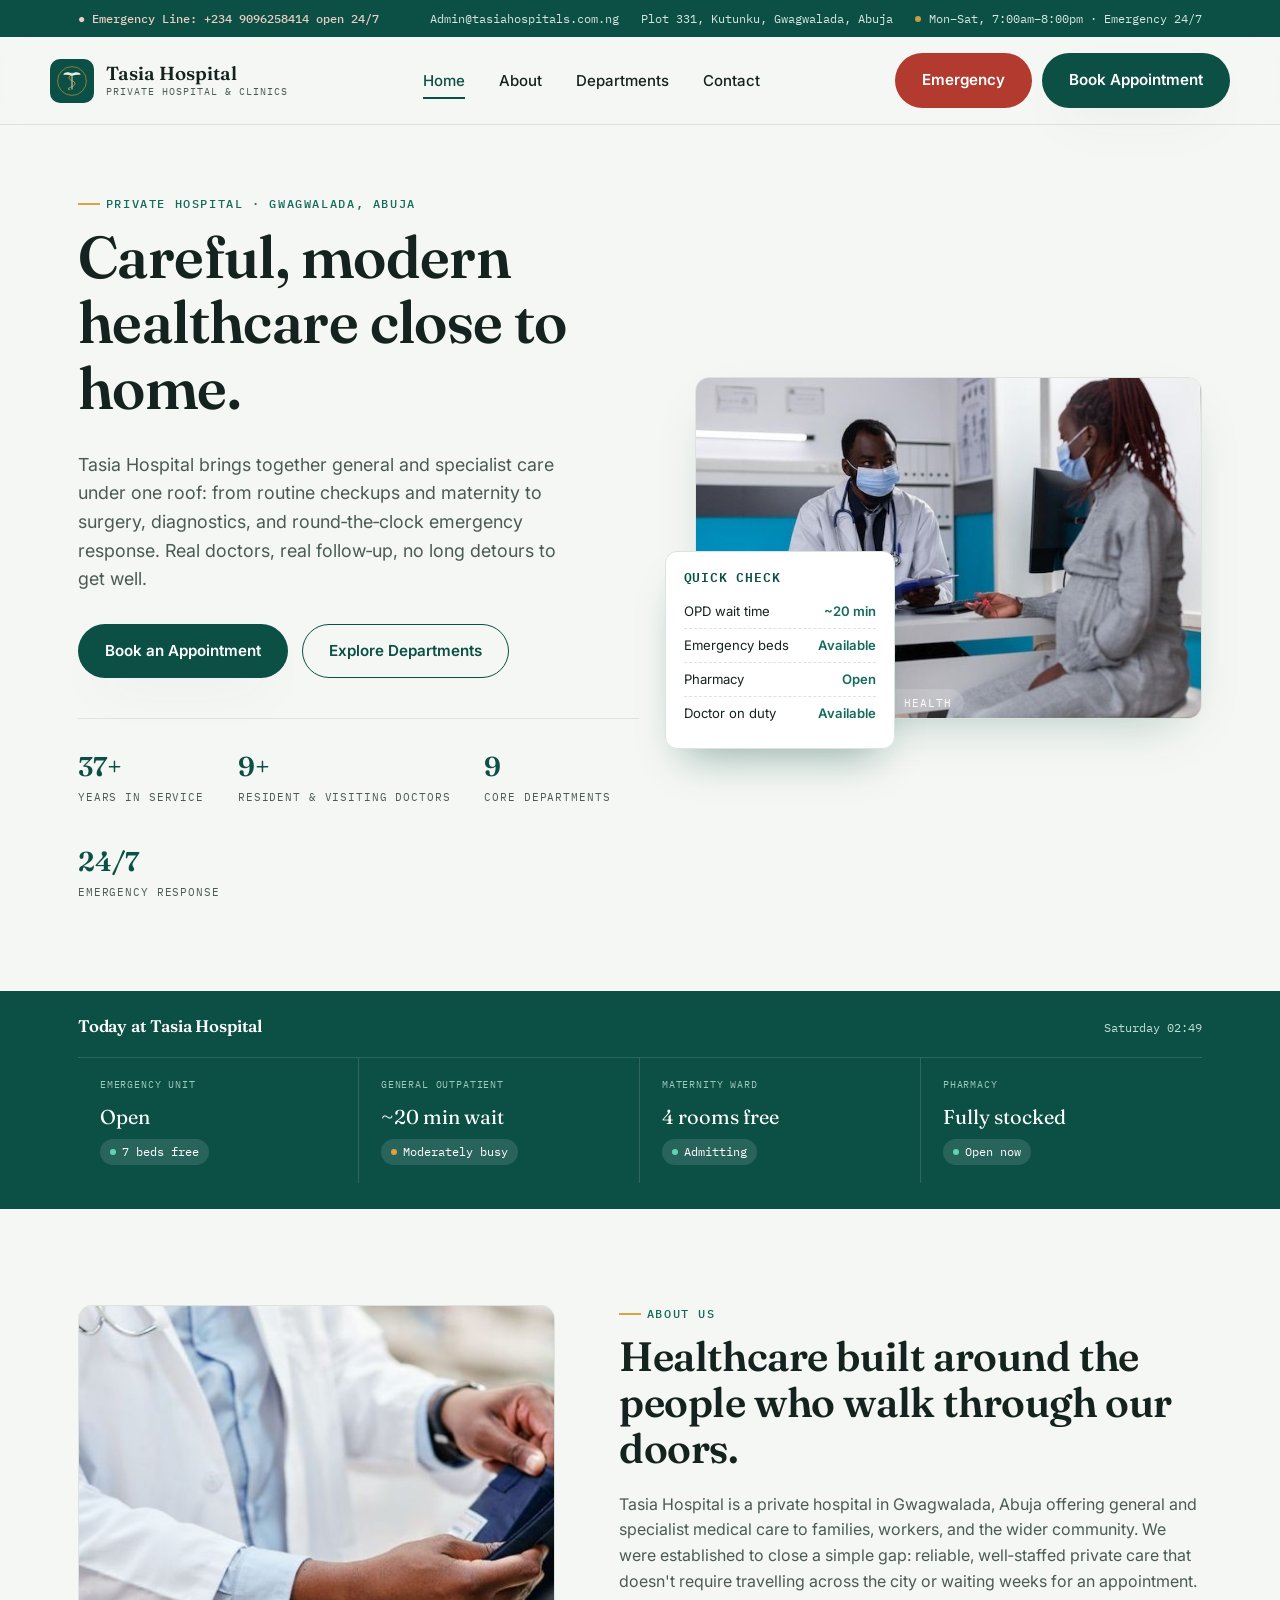
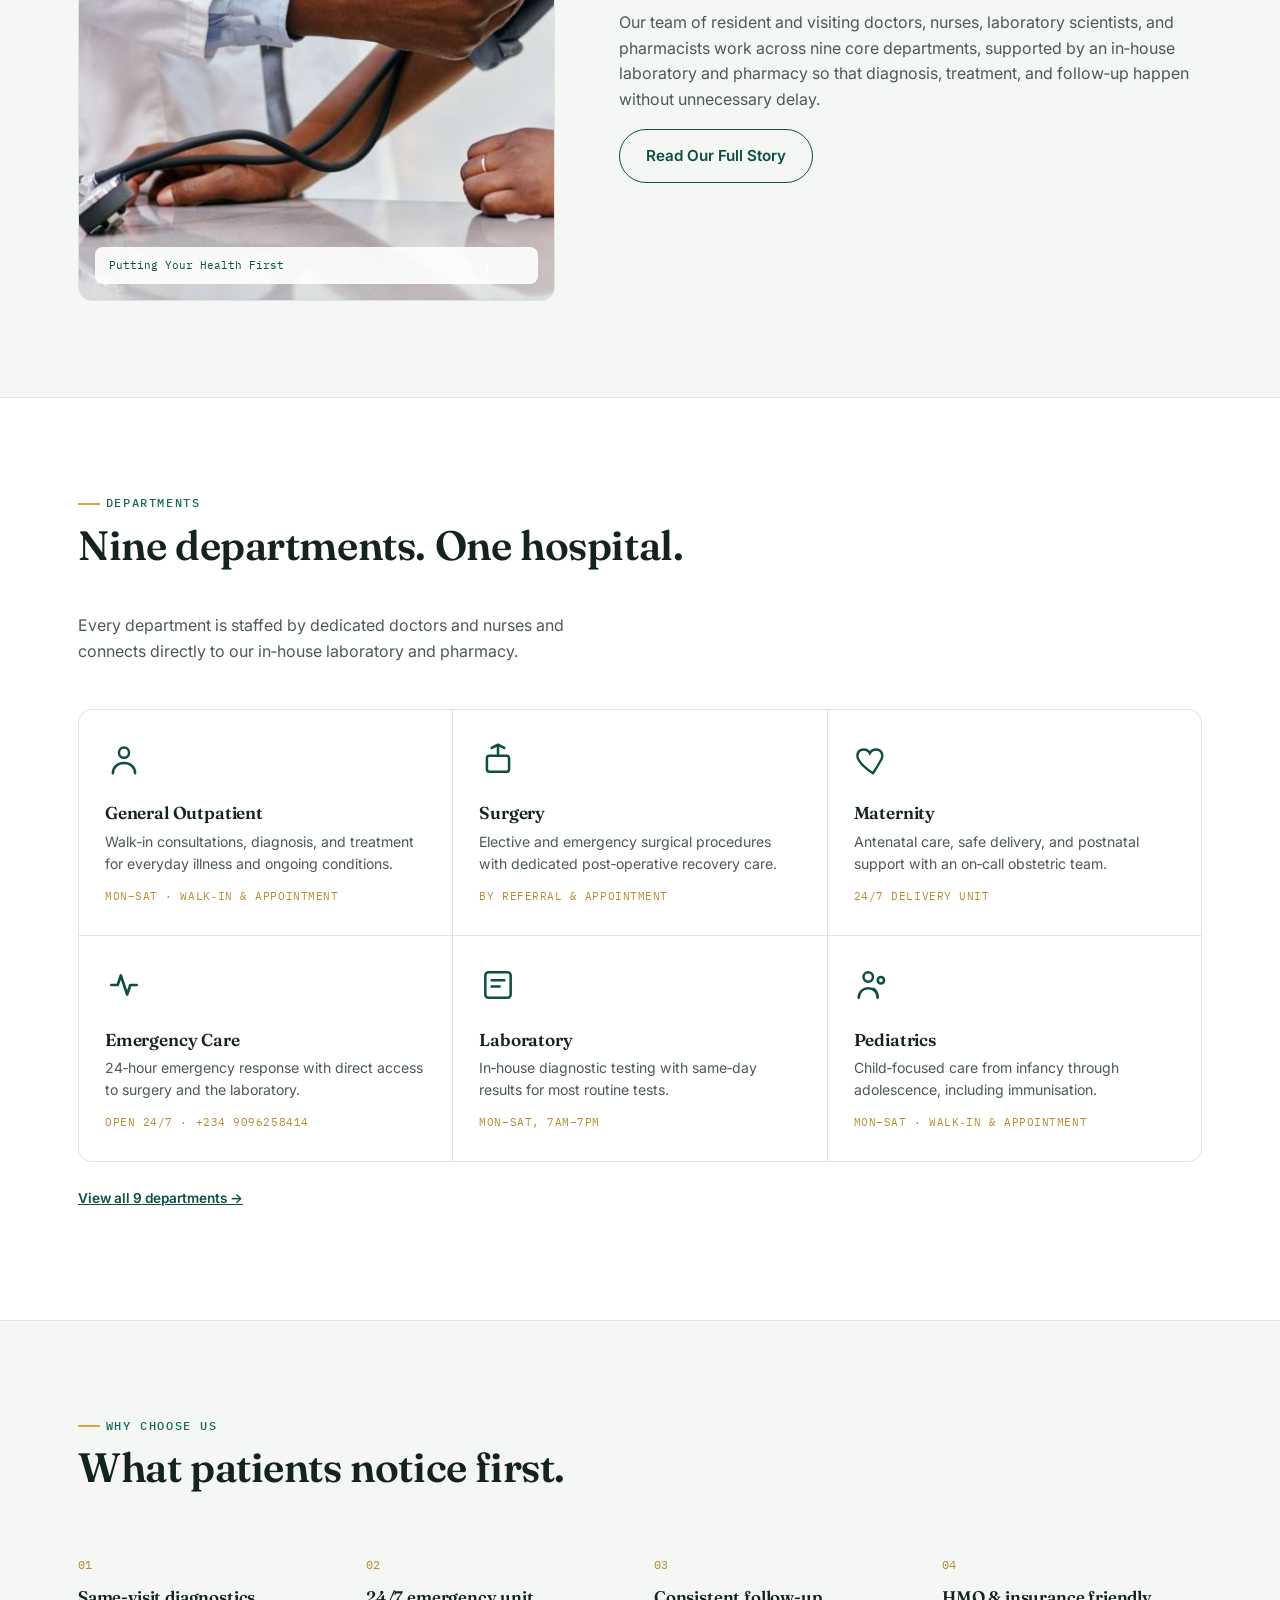
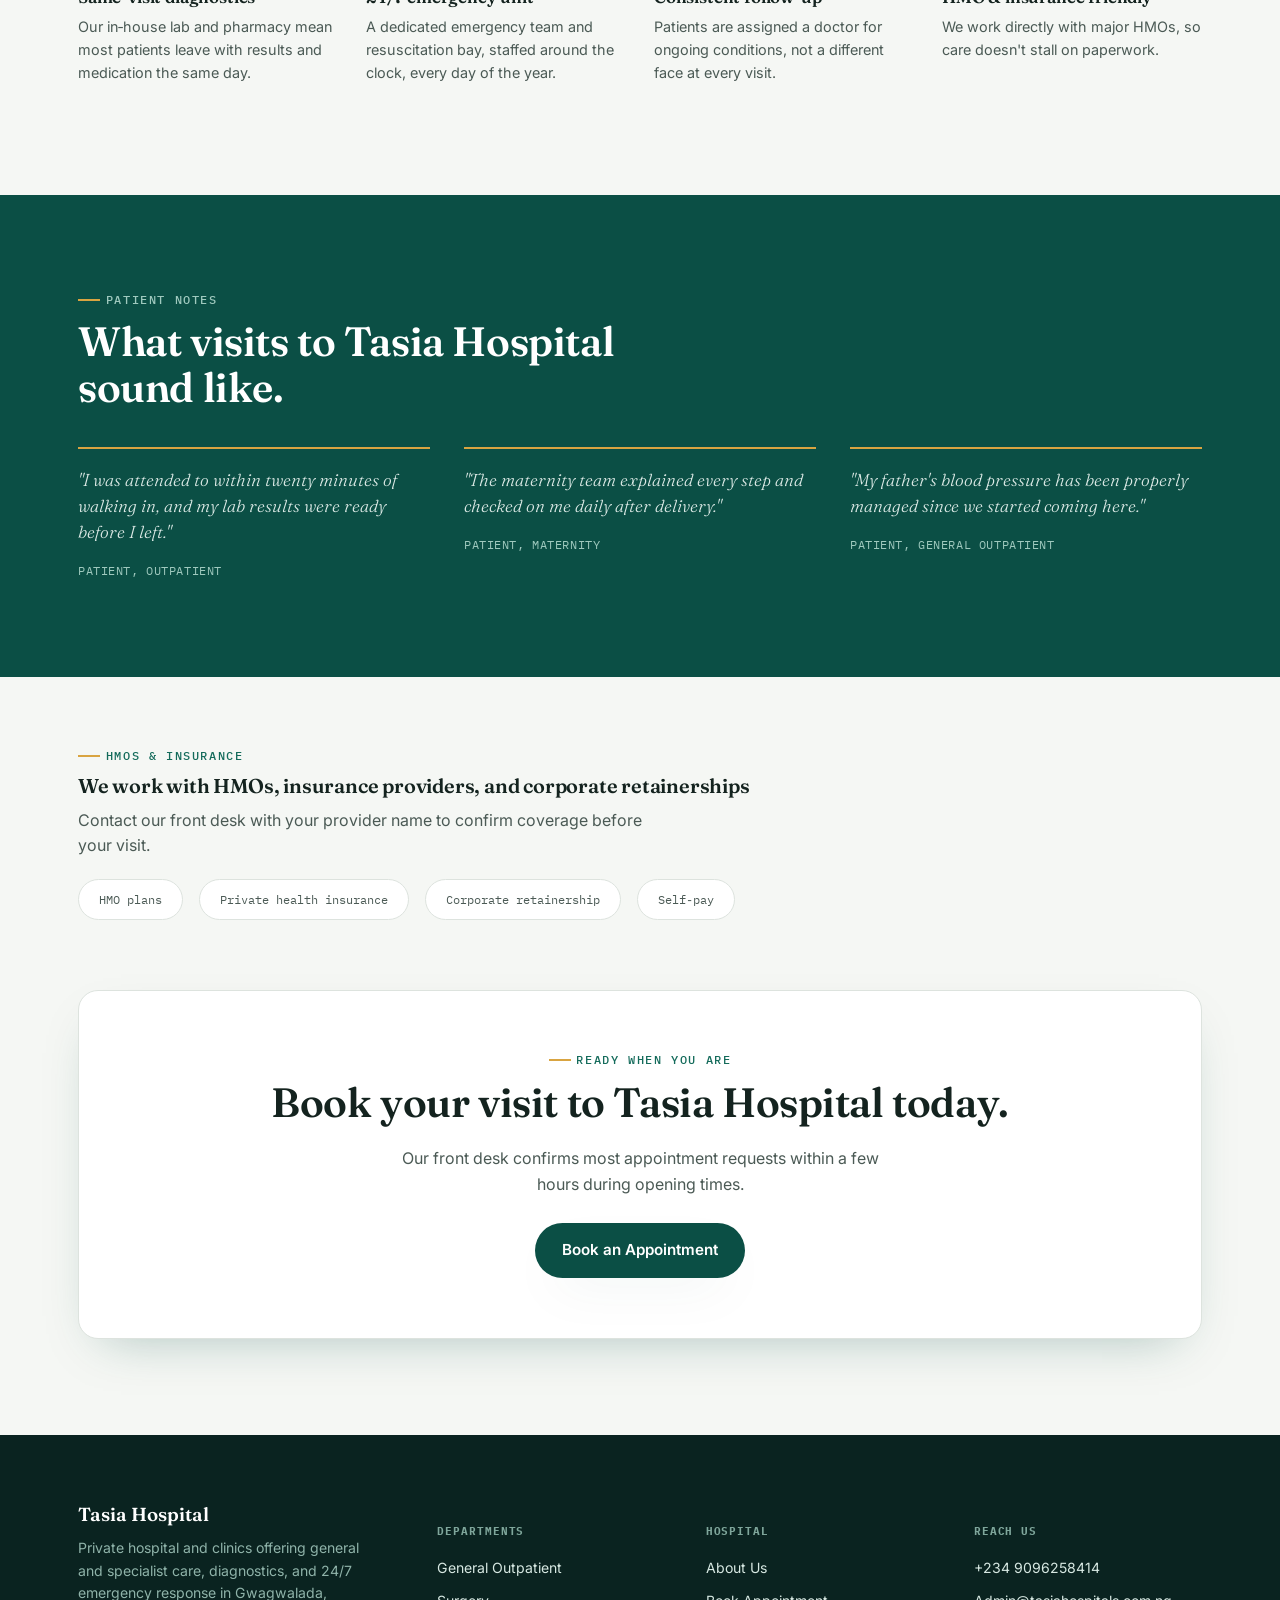
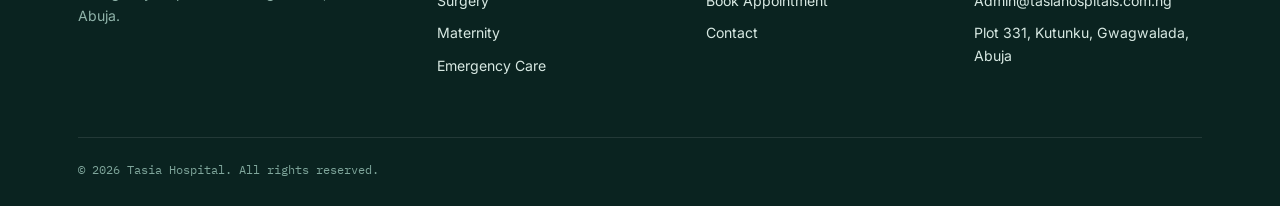
<file: index.html>
<!DOCTYPE html>
<html lang="en">
<head>
<meta charset="UTF-8">
<meta name="viewport" content="width=device-width, initial-scale=1.0">
<title>Tasia Hospital  Quality Private Healthcare</title>
<link rel="preconnect" href="https://fonts.googleapis.com">
<link href="https://fonts.googleapis.com/css2?family=Fraunces:ital,opsz,wght@0,9..144,300;0,9..144,500;0,9..144,600;1,9..144,500&family=Inter:wght@400;500;600;700;800&family=IBM+Plex+Mono:wght@400;500&display=swap" rel="stylesheet">
<link rel="icon" type="image/svg+xml" href="images/logo-mark.svg">
<link rel="stylesheet" href="css/style.css">
</head>
<body>

<!-- TOPBAR -->
<div class="topbar">
  <div class="wrap">
    <div class="topbar-item topbar-emergency">● Emergency Line: +234 9096258414 open 24/7</div>
    <div style="display:flex;gap:22px;flex-wrap:wrap;">
      <div class="topbar-item">Admin@tasiahospitals.com.ng</div>
      <div class="topbar-item">Plot 331, Kutunku, Gwagwalada, Abuja</div>
      <div class="topbar-item"><span class="dot"></span> Mon–Sat, 7:00am–8:00pm · Emergency 24/7</div>
    </div>
  </div>
</div>
<!-- HEADER -->
<header class="site">
  <div class="wrap nav">
    <div class="brand">
      <div class="brand-mark">
        <img src="images/logo-mark.svg" width="30" height="30" alt="Tasia Hospital logo mark" style="display:block;">
      </div>
      <div class="brand-name">Tasia Hospital<small>Private Hospital &amp; Clinics</small></div>
    </div>
    <nav class="links">
      <a href="index.html" class="active">Home</a>
      <a href="about.html">About</a>
      <a href="departments.html">Departments</a>
      <a href="contact.html">Contact</a>
    </nav>
    <button class="burger" aria-label="Toggle menu"><span></span></button>
    <div class="nav-cta">
      <a class="btn btn-red" href="contact.html">Emergency</a>
      <a class="btn btn-primary" href="contact.html#appointment">Book Appointment</a>
    </div>
  </div>
</header>

<!-- HERO -->
<div class="hero">
  <div class="wrap">
    <div class="hero-grid">
      <div class="hero-copy">
        <div class="eyebrow">Private Hospital · Gwagwalada, Abuja</div>
        <h1>Careful, modern healthcare  close to home.</h1>
        <p class="lead">Tasia Hospital brings together general and specialist care under one roof: from routine checkups and maternity to surgery, diagnostics, and round‑the‑clock emergency response. Real doctors, real follow‑up, no long detours to get well.</p>
        <div class="hero-ctas">
          <a class="btn btn-primary" href="contact.html#appointment">Book an Appointment</a>
          <a class="btn btn-outline" href="departments.html">Explore Departments</a>
        </div>
        <div class="trust-row">
          <div class="trust-item"><div class="num">37+</div><div class="lbl">Years in Service</div></div>
          <div class="trust-item"><div class="num">9+</div><div class="lbl">Resident &amp; Visiting Doctors</div></div>
          <div class="trust-item"><div class="num">9</div><div class="lbl">Core Departments</div></div>
          <div class="trust-item"><div class="num">24/7</div><div class="lbl">Emergency Response</div></div>
        </div>
      </div>

      <div class="hero-visual">
        <div class="hero-card">
          <div class="hero-photo" style="background:none;padding:0;">
            <img src="images/health1.jpg" alt="Illustration of the Tasia Hospital Services" style="position:absolute;inset:0;width:100%;height:100%;object-fit:cover;">
            <span class="tag" style="position:relative;">Tasia Hospital · Best in Health</span>
          </div>
        </div>
        <div class="float-widget">
          <h4>Quick Check</h4>
          <div class="float-row"><span>OPD wait time</span><span class="status-ok">~20 min</span></div>
          <div class="float-row"><span>Emergency beds</span><span class="status-ok">Available</span></div>
          <div class="float-row"><span>Pharmacy</span><span class="status-ok">Open</span></div>
          <div class="float-row"><span>Doctor on duty</span><span class="status-ok">Available</span></div>
        </div>
      </div>
    </div>
  </div>
</div>

<!-- LIVE STATUS STRIP -->
<div class="status-strip">
  <div class="wrap">
    <div class="status-head">
      <h3>Today at Tasia Hospital</h3>
      <div class="clock" id="liveClock">Loading current time…</div>
    </div>
    <div class="status-grid">
      <div class="status-cell">
        <div class="k">Emergency Unit</div>
        <div class="v">Open</div>
        <span class="pill"><span class="dot"></span>7 beds free</span>
      </div>
      <div class="status-cell">
        <div class="k">General Outpatient</div>
        <div class="v">~20 min wait</div>
        <span class="pill busy"><span class="dot"></span>Moderately busy</span>
      </div>
      <div class="status-cell">
        <div class="k">Maternity Ward</div>
        <div class="v">4 rooms free</div>
        <span class="pill"><span class="dot"></span>Admitting</span>
      </div>
      <div class="status-cell">
        <div class="k">Pharmacy</div>
        <div class="v">Fully stocked</div>
        <span class="pill"><span class="dot"></span>Open now</span>
      </div>
    </div>
  </div>
</div>

<!-- ABOUT TEASER -->
<section id="about">
  <div class="wrap about-grid">
    <div class="about-figure">
      <img src="images/health2.jpg" alt="Illustration of a Tasia Hospital patient ward" style="position:absolute;inset:0;width:100%;height:100%;object-fit:cover;">
      <div class="caption">Putting Your Health First</div>
    </div>
    <div>
      <div class="eyebrow">About Us</div>
      <h2>Healthcare built around the people who walk through our doors.</h2>
      <p>Tasia Hospital is a private hospital in Gwagwalada, Abuja offering general and specialist medical care to families, workers, and the wider community. We were established to close a simple gap: reliable, well‑staffed private care that doesn't require travelling across the city or waiting weeks for an appointment.</p>
      <p>Our team of resident and visiting doctors, nurses, laboratory scientists, and pharmacists work across nine core departments, supported by an in‑house laboratory and pharmacy so that diagnosis, treatment, and follow‑up happen without unnecessary delay.</p>
      <a class="btn btn-outline" href="about.html">Read Our Full Story</a>
    </div>
  </div>
</section>

<!-- DEPARTMENTS TEASER -->
<section style="background:var(--surface);border-top:1px solid var(--line);border-bottom:1px solid var(--line);">
  <div class="wrap">
    <div class="section-head">
      <div>
        <div class="eyebrow">Departments</div>
        <h2>Nine departments. One hospital.</h2>
      </div>
      <p>Every department is staffed by dedicated doctors and nurses and connects directly to our in‑house laboratory and pharmacy.</p>
    </div>

    <div class="dept-grid">
      <div class="dept-card">
        <svg class="dept-icon" viewBox="0 0 24 24" fill="none"><circle cx="12" cy="8" r="3.2" stroke="currentColor" stroke-width="1.6"/><path d="M5 21c0-4 3.1-6.5 7-6.5S19 17 19 21" stroke="currentColor" stroke-width="1.6" stroke-linecap="round"/></svg>
        <h4>General Outpatient</h4>
        <p>Walk‑in consultations, diagnosis, and treatment for everyday illness and ongoing conditions.</p>
        <div class="dept-meta">Mon–Sat · Walk‑in &amp; appointment</div>
      </div>
      <div class="dept-card">
        <svg class="dept-icon" viewBox="0 0 24 24" fill="none"><path d="M12 3v6M12 3l4 2M12 3 8 5" stroke="currentColor" stroke-width="1.6" stroke-linecap="round"/><rect x="5" y="10" width="14" height="10" rx="1.5" stroke="currentColor" stroke-width="1.6"/></svg>
        <h4>Surgery</h4>
        <p>Elective and emergency surgical procedures with dedicated post‑operative recovery care.</p>
        <div class="dept-meta">By referral &amp; appointment</div>
      </div>
      <div class="dept-card">
        <svg class="dept-icon" viewBox="0 0 24 24" fill="none"><path d="M12 21s-7-4.35-9.3-8.8C1.2 8.9 3 6 6 6c2 0 3.4 1.2 4 2.4C10.6 7.2 12 6 14 6c3 0 4.8 2.9 3.3 6.2C15 16.65 12 21 12 21z" stroke="currentColor" stroke-width="1.5"/></svg>
        <h4>Maternity</h4>
        <p>Antenatal care, safe delivery, and postnatal support with an on‑call obstetric team.</p>
        <div class="dept-meta">24/7 delivery unit</div>
      </div>
      <div class="dept-card">
        <svg class="dept-icon" viewBox="0 0 24 24" fill="none"><path d="M4 12h4l2-6 4 12 2-6h4" stroke="currentColor" stroke-width="1.7" stroke-linecap="round" stroke-linejoin="round"/></svg>
        <h4>Emergency Care</h4>
        <p>24‑hour emergency response with direct access to surgery and the laboratory.</p>
        <div class="dept-meta">Open 24/7 · +234 9096258414</div>
      </div>
      <div class="dept-card">
        <svg class="dept-icon" viewBox="0 0 24 24" fill="none"><rect x="4" y="4" width="16" height="16" rx="2" stroke="currentColor" stroke-width="1.6"/><path d="M8 9h8M8 13h5" stroke="currentColor" stroke-width="1.6" stroke-linecap="round"/></svg>
        <h4>Laboratory</h4>
        <p>In‑house diagnostic testing with same‑day results for most routine tests.</p>
        <div class="dept-meta">Mon–Sat, 7am–7pm</div>
      </div>
      <div class="dept-card">
        <svg class="dept-icon" viewBox="0 0 24 24" fill="none"><circle cx="9" cy="7" r="3" stroke="currentColor" stroke-width="1.6"/><circle cx="17" cy="9" r="2" stroke="currentColor" stroke-width="1.6"/><path d="M3 20c0-3.5 2.7-6 6-6s6 2.5 6 6M15 20c0-2.4-1-4.4-2.6-5.6" stroke="currentColor" stroke-width="1.6" stroke-linecap="round"/></svg>
        <h4>Pediatrics</h4>
        <p>Child‑focused care from infancy through adolescence, including immunisation.</p>
        <div class="dept-meta">Mon–Sat · Walk‑in &amp; appointment</div>
      </div>
    </div>
    <p style="margin-top:26px;font-size:.85rem;"><a href="departments.html" style="color:var(--teal-900);font-weight:600;text-decoration:underline;">View all 9 departments →</a></p>
  </div>
</section>

<!-- WHY US -->
<section id="why">
  <div class="wrap">
    <div class="section-head">
      <div>
        <div class="eyebrow">Why Choose Us</div>
        <h2>What patients notice first.</h2>
      </div>
    </div>
    <div class="why-grid">
      <div class="why-card">
        <div class="why-num">01</div>
        <h4>Same‑visit diagnostics</h4>
        <p>Our in‑house lab and pharmacy mean most patients leave with results and medication the same day.</p>
      </div>
      <div class="why-card">
        <div class="why-num">02</div>
        <h4>24/7 emergency unit</h4>
        <p>A dedicated emergency team and resuscitation bay, staffed around the clock, every day of the year.</p>
      </div>
      <div class="why-card">
        <div class="why-num">03</div>
        <h4>Consistent follow‑up</h4>
        <p>Patients are assigned a doctor for ongoing conditions, not a different face at every visit.</p>
      </div>
      <div class="why-card">
        <div class="why-num">04</div>
        <h4>HMO &amp; insurance friendly</h4>
        <p>We work directly with major HMOs, so care doesn't stall on paperwork.</p>
      </div>
    </div>
  </div>
</section>

<!-- TESTIMONIALS -->
<section class="test-strip">
  <div class="wrap">
    <div class="eyebrow" style="color:#9FC9BE;">Patient Notes</div>
    <h2 style="color:#fff;max-width:20ch;">What visits to Tasia Hospital sound like.</h2>
    <div class="test-grid" style="margin-top:36px;">
      <div class="test-card">
        <p>"I was attended to within twenty minutes of walking in, and my lab results were ready before I left."</p>
        <div class="test-name"> Patient, Outpatient</div>
      </div>
      <div class="test-card">
        <p>"The maternity team explained every step and checked on me daily after delivery."</p>
        <div class="test-name"> Patient, Maternity</div>
      </div>
      <div class="test-card">
        <p>"My father's blood pressure has been properly managed since we started coming here."</p>
        <div class="test-name"> Patient, General Outpatient</div>
      </div>
    </div>
  </div>
</section>

<!-- INSURANCE -->
<section style="padding:70px 0;">
  <div class="wrap">
    <div class="eyebrow">HMOs &amp; Insurance</div>
    <h3 style="font-weight:600;">We work with HMOs, insurance providers, and corporate retainerships</h3>
    <p style="max-width:60ch;">Contact our front desk with your provider name to confirm coverage before your visit.</p>
    <div class="insure-row">
      <div class="insure-chip">HMO plans</div>
      <div class="insure-chip">Private health insurance</div>
      <div class="insure-chip">Corporate retainership</div>
      <div class="insure-chip">Self‑pay</div>
    </div>
  </div>
</section>

<!-- CTA -->
<section style="padding-top:0;">
  <div class="wrap">
    <div class="appt-block" style="grid-template-columns:1fr;text-align:center;padding:60px 40px;">
      <div>
        <div class="eyebrow" style="justify-content:center;">Ready When You Are</div>
        <h2>Book your visit to Tasia Hospital today.</h2>
        <p style="max-width:50ch;margin:0 auto 26px;">Our front desk confirms most appointment requests within a few hours during opening times.</p>
        <a class="btn btn-primary" href="contact.html#appointment">Book an Appointment</a>
      </div>
    </div>
  </div>
</section>

<!-- FOOTER -->
<footer>
  <div class="wrap">
    <div class="foot-grid">
      <div>
        <div class="brand-name" style="color:#fff;">Tasia Hospital</div>
        <p style="color:#8FB3A9;font-size:.88rem;margin-top:12px;max-width:32ch;">Private hospital and clinics offering general and specialist care, diagnostics, and 24/7 emergency response in Gwagwalada, Abuja.</p>
      </div>
      <div>
        <h5>Departments</h5>
        <a href="departments.html">General Outpatient</a>
        <a href="departments.html">Surgery</a>
        <a href="departments.html">Maternity</a>
        <a href="departments.html">Emergency Care</a>
      </div>
      <div>
        <h5>Hospital</h5>
        <a href="about.html">About Us</a>
        <a href="contact.html#appointment">Book Appointment</a>
        <a href="contact.html">Contact</a>
      </div>
      <div>
        <h5>Reach Us</h5>
        <a href="#">+234 9096258414</a>
        <a href="#">Admin@tasiahospitals.com.ng</a>
        <a href="#">Plot 331, Kutunku, Gwagwalada, Abuja</a>
      </div>
    </div>
    <div class="foot-bottom">
      <span>© 2026 Tasia Hospital. All rights reserved.</span>
    </div>
  </div>
</footer>

<script>
  function updateClock(){
    var now = new Date();
    var opts = { weekday:'long', hour:'2-digit', minute:'2-digit' };
    document.getElementById('liveClock').textContent = now.toLocaleString('en-GB', opts);
  }
  updateClock();
  setInterval(updateClock, 30000);
</script>

<script src="js/nav.js"></script>
</body>
</html>
</file>
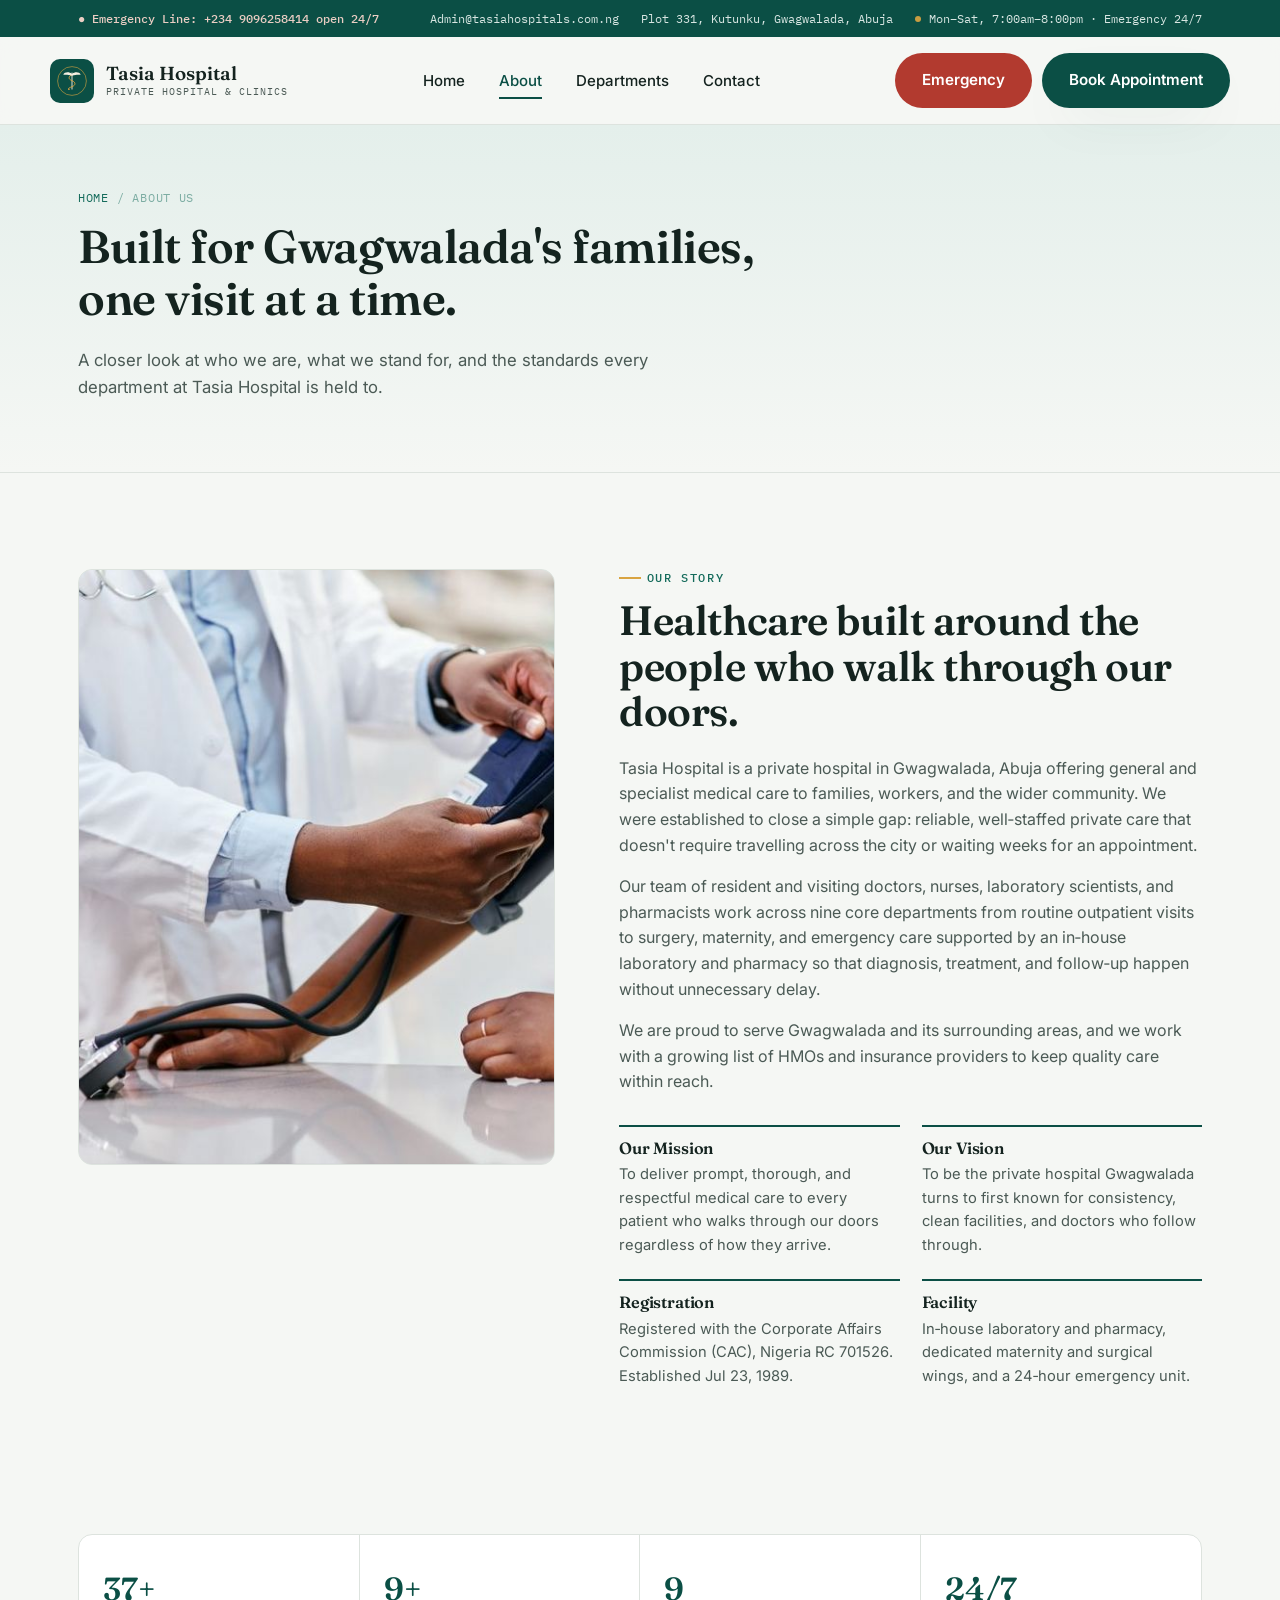
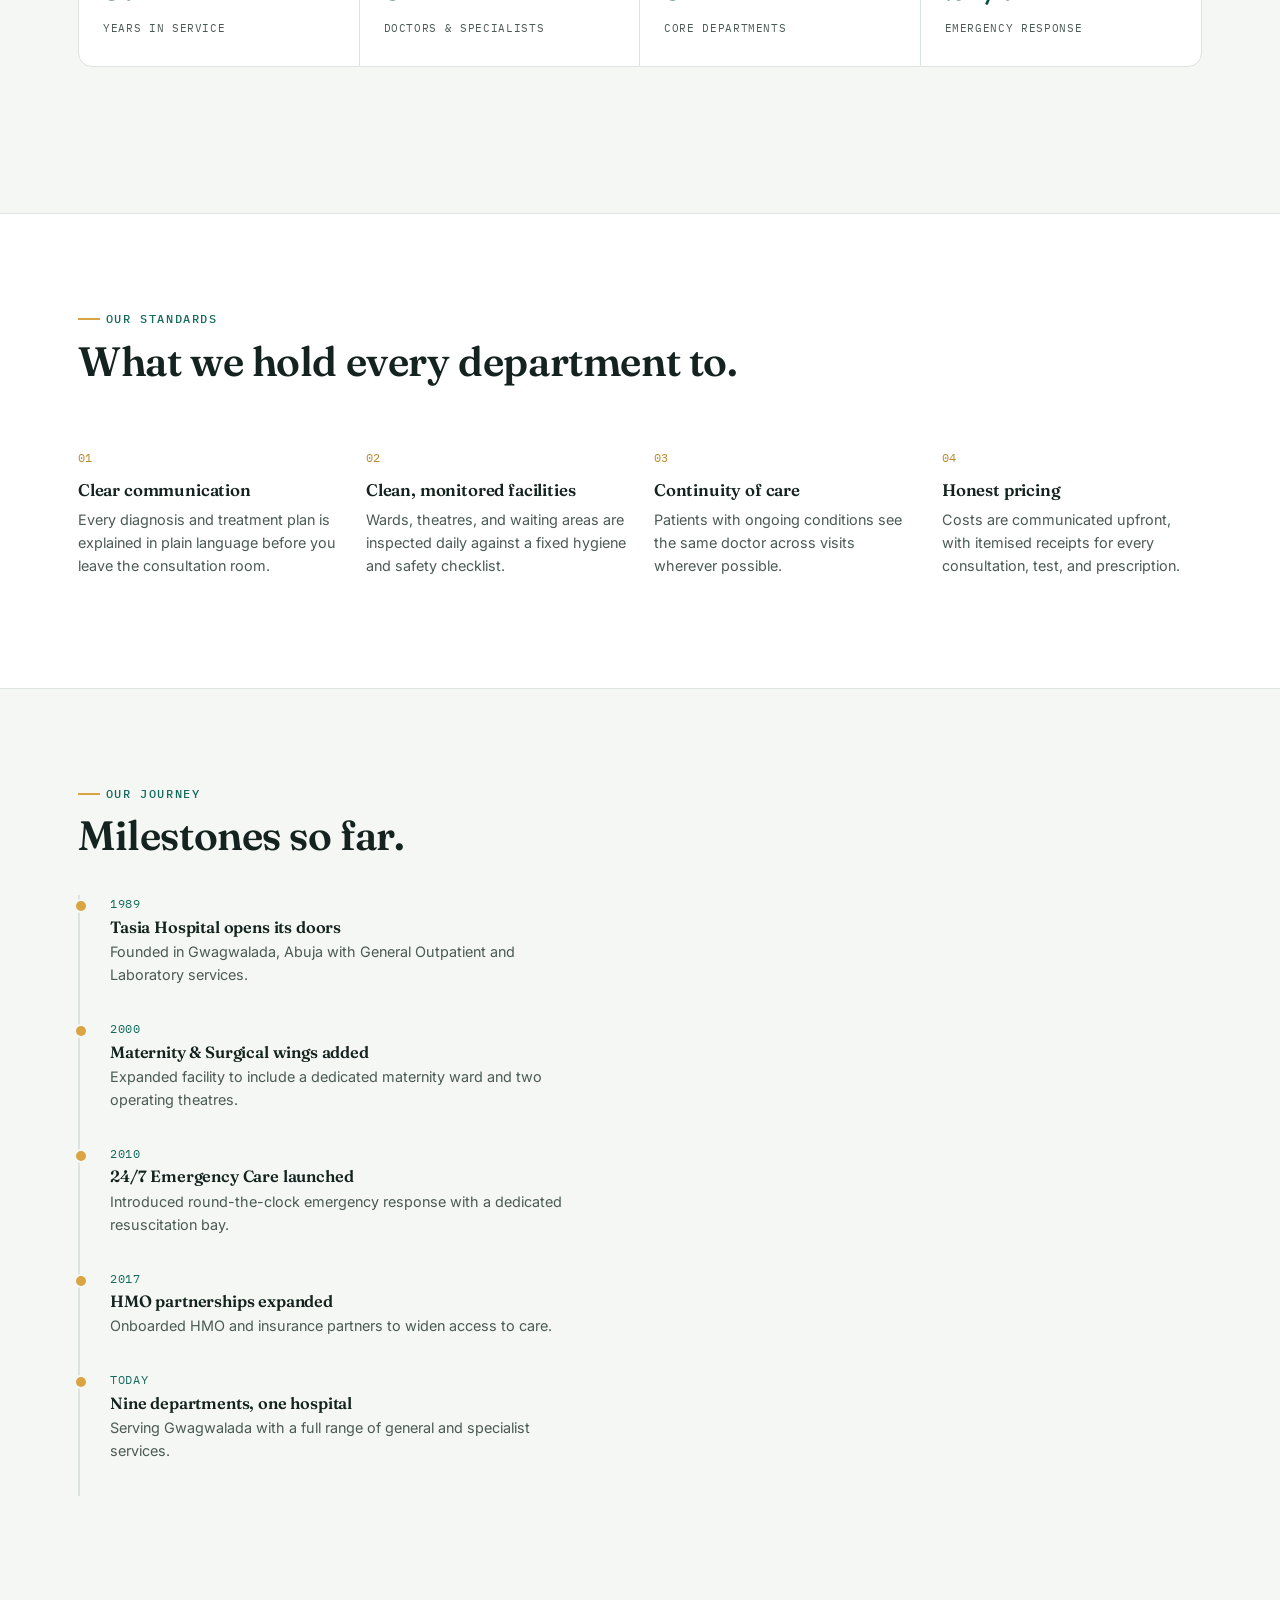
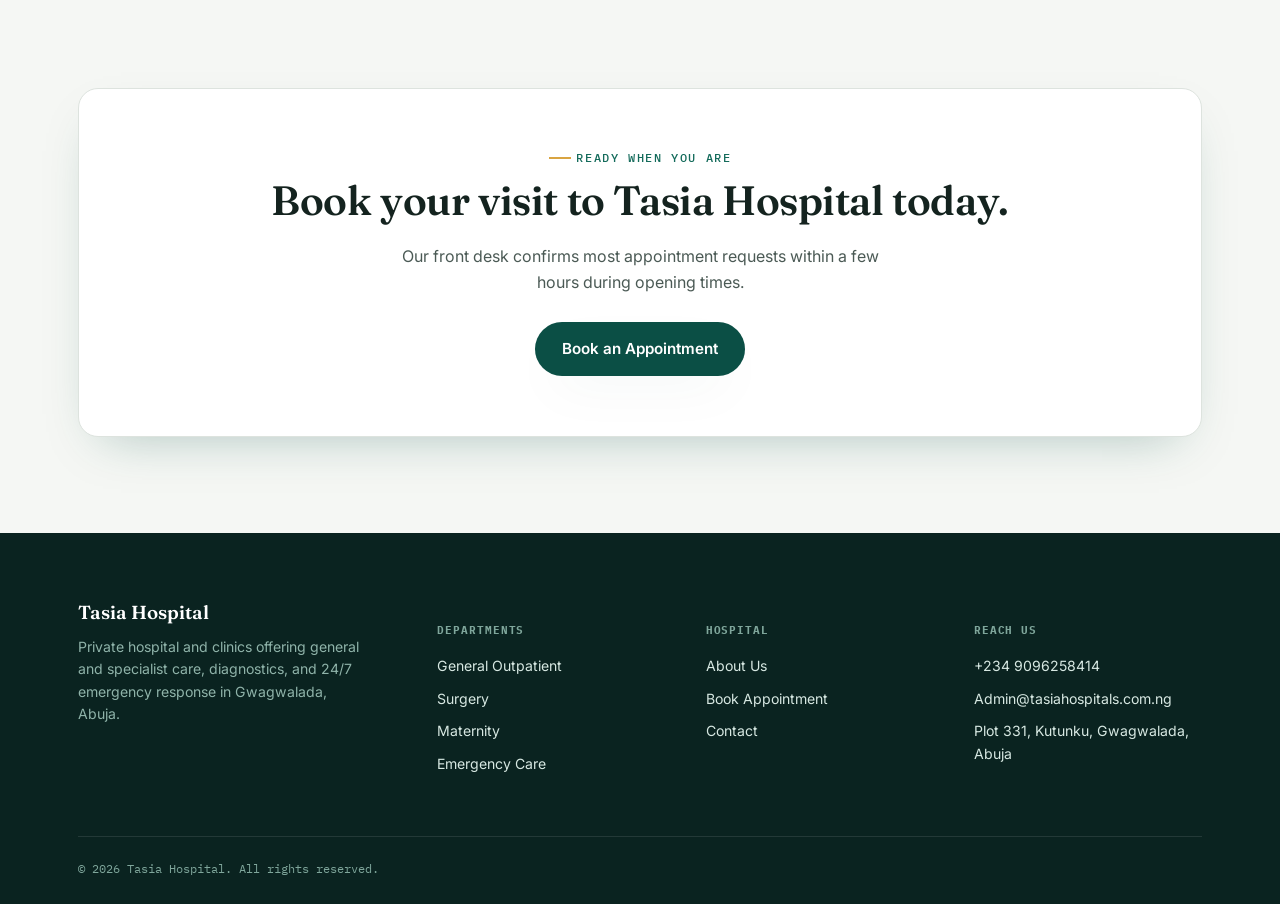
<file: about.html>
<!DOCTYPE html>
<html lang="en">
<head>
<meta charset="UTF-8">
<meta name="viewport" content="width=device-width, initial-scale=1.0">
<title>About Us   Tasia Hospital</title>
<link rel="preconnect" href="https://fonts.googleapis.com">
<link href="https://fonts.googleapis.com/css2?family=Fraunces:ital,opsz,wght@0,9..144,300;0,9..144,500;0,9..144,600;1,9..144,500&family=Inter:wght@400;500;600;700;800&family=IBM+Plex+Mono:wght@400;500&display=swap" rel="stylesheet">
<link rel="icon" type="image/svg+xml" href="images/logo-mark.svg">
<link rel="stylesheet" href="css/style.css">
</head>
<body>

<div class="topbar">
  <div class="wrap">
    <div class="topbar-item topbar-emergency">● Emergency Line: +234 9096258414  open 24/7</div>
    <div style="display:flex;gap:22px;flex-wrap:wrap;">
      <div class="topbar-item">Admin@tasiahospitals.com.ng</div>
      <div class="topbar-item">Plot 331, Kutunku, Gwagwalada, Abuja</div>
      <div class="topbar-item"><span class="dot"></span> Mon–Sat, 7:00am–8:00pm · Emergency 24/7</div>
    </div>
  </div>
</div>

<header class="site">
  <div class="wrap nav">
    <div class="brand">
      <div class="brand-mark">
        <img src="images/logo-mark.svg" width="30" height="30" alt="Tasia Hospital logo mark" style="display:block;">
      </div>
      <div class="brand-name">Tasia Hospital<small>Private Hospital &amp; Clinics</small></div>
    </div>
    <nav class="links">
      <a href="index.html">Home</a>
      <a href="about.html" class="active">About</a>
      <a href="departments.html">Departments</a>
      <a href="contact.html">Contact</a>
    </nav>
    <button class="burger" aria-label="Toggle menu"><span></span></button>
    <div class="nav-cta">
      <a class="btn btn-red" href="contact.html">Emergency</a>
      <a class="btn btn-primary" href="contact.html#appointment">Book Appointment</a>
    </div>
  </div>
</header>

<div class="page-header">
  <div class="wrap">
    <div class="crumbs"><a href="index.html">Home</a><span>/</span><span>About Us</span></div>
    <h1>Built for Gwagwalada's families, one visit at a time.</h1>
    <p class="lead">A closer look at who we are, what we stand for, and the standards every department at Tasia Hospital is held to.</p>
  </div>
</div>

<section>
  <div class="wrap about-grid">
    <div class="about-figure">
      <img src="images/health2.jpg" alt="Illustration of a Tasia Hospital patient ward" style="position:absolute;inset:0;width:100%;height:100%;object-fit:cover;">
    </div>
    <div>
      <div class="eyebrow">Our Story</div>
      <h2>Healthcare built around the people who walk through our doors.</h2>
      <p>Tasia Hospital is a private hospital in Gwagwalada, Abuja offering general and specialist medical care to families, workers, and the wider community. We were established to close a simple gap: reliable, well‑staffed private care that doesn't require travelling across the city or waiting weeks for an appointment.</p>
      <p>Our team of resident and visiting doctors, nurses, laboratory scientists, and pharmacists work across nine core departments   from routine outpatient visits to surgery, maternity, and emergency care   supported by an in‑house laboratory and pharmacy so that diagnosis, treatment, and follow‑up happen without unnecessary delay.</p>
      <p>We are proud to serve Gwagwalada and its surrounding areas, and we work with a growing list of HMOs and insurance providers to keep quality care within reach.</p>

      <div class="value-list">
        <div class="value-item">
          <h4>Our Mission</h4>
          <p>To deliver prompt, thorough, and respectful medical care to every patient who walks through our doors   regardless of how they arrive.</p>
        </div>
        <div class="value-item">
          <h4>Our Vision</h4>
          <p>To be the private hospital Gwagwalada turns to first   known for consistency, clean facilities, and doctors who follow through.</p>
        </div>
        <div class="value-item">
          <h4>Registration</h4>
          <p>Registered with the Corporate Affairs Commission (CAC), Nigeria   RC 701526. Established Jul 23, 1989.</p>
        </div>
        <div class="value-item">
          <h4>Facility</h4>
          <p>In‑house laboratory and pharmacy, dedicated maternity and surgical wings, and a 24‑hour emergency unit.</p>
        </div>
      </div>
    </div>
  </div>
</section>

<!-- STATS -->
<section style="padding-top:0;">
  <div class="wrap">
    <div class="stat-band">
      <div class="stat-cell"><div class="num">37+</div><div class="lbl">Years in Service</div></div>
      <div class="stat-cell"><div class="num">9+</div><div class="lbl">Doctors &amp; Specialists</div></div>
      <div class="stat-cell"><div class="num">9</div><div class="lbl">Core Departments</div></div>
      <div class="stat-cell"><div class="num">24/7</div><div class="lbl">Emergency Response</div></div>
    </div>
  </div>
</section>

<!-- VALUES / STANDARDS -->
<section style="background:var(--surface);border-top:1px solid var(--line);border-bottom:1px solid var(--line);">
  <div class="wrap">
    <div class="section-head">
      <div>
        <div class="eyebrow">Our Standards</div>
        <h2>What we hold every department to.</h2>
      </div>
    </div>
    <div class="why-grid">
      <div class="why-card">
        <div class="why-num">01</div>
        <h4>Clear communication</h4>
        <p>Every diagnosis and treatment plan is explained in plain language before you leave the consultation room.</p>
      </div>
      <div class="why-card">
        <div class="why-num">02</div>
        <h4>Clean, monitored facilities</h4>
        <p>Wards, theatres, and waiting areas are inspected daily against a fixed hygiene and safety checklist.</p>
      </div>
      <div class="why-card">
        <div class="why-num">03</div>
        <h4>Continuity of care</h4>
        <p>Patients with ongoing conditions see the same doctor across visits wherever possible.</p>
      </div>
      <div class="why-card">
        <div class="why-num">04</div>
        <h4>Honest pricing</h4>
        <p>Costs are communicated upfront, with itemised receipts for every consultation, test, and prescription.</p>
      </div>
    </div>
  </div>
</section>

<!-- TIMELINE -->
<section>
  <div class="wrap">
    <div class="eyebrow">Our Journey</div>
    <h2>Milestones so far.</h2>
    <div class="timeline" style="margin-top:36px;max-width:640px;">
      <div class="timeline-item">
        <div class="yr">1989</div>
        <h4>Tasia Hospital opens its doors</h4>
        <p>Founded in Gwagwalada, Abuja with General Outpatient and Laboratory services.</p>
      </div>
      <div class="timeline-item">
        <div class="yr">2000</div>
        <h4>Maternity &amp; Surgical wings added</h4>
        <p>Expanded facility to include a dedicated maternity ward and two operating theatres.</p>
      </div>
      <div class="timeline-item">
        <div class="yr">2010</div>
        <h4>24/7 Emergency Care launched</h4>
        <p>Introduced round-the-clock emergency response with a dedicated resuscitation bay.</p>
      </div>
      <div class="timeline-item">
        <div class="yr">2017</div>
        <h4>HMO partnerships expanded</h4>
        <p>Onboarded HMO and insurance partners to widen access to care.</p>
      </div>
      <div class="timeline-item">
        <div class="yr">Today</div>
        <h4>Nine departments, one hospital</h4>
        <p>Serving Gwagwalada with a full range of general and specialist services.</p>
      </div>
    </div>
  </div>
</section>

<!-- CTA -->
<section>
  <div class="wrap">
    <div class="appt-block" style="grid-template-columns:1fr;text-align:center;padding:60px 40px;">
      <div>
        <div class="eyebrow" style="justify-content:center;">Ready When You Are</div>
        <h2>Book your visit to Tasia Hospital today.</h2>
        <p style="max-width:50ch;margin:0 auto 26px;">Our front desk confirms most appointment requests within a few hours during opening times.</p>
        <a class="btn btn-primary" href="contact.html#appointment">Book an Appointment</a>
      </div>
    </div>
  </div>
</section>

<footer>
  <div class="wrap">
    <div class="foot-grid">
      <div>
        <div class="brand-name" style="color:#fff;">Tasia Hospital</div>
        <p style="color:#8FB3A9;font-size:.88rem;margin-top:12px;max-width:32ch;">Private hospital and clinics offering general and specialist care, diagnostics, and 24/7 emergency response in Gwagwalada, Abuja.</p>
      </div>
      <div>
        <h5>Departments</h5>
        <a href="departments.html">General Outpatient</a>
        <a href="departments.html">Surgery</a>
        <a href="departments.html">Maternity</a>
        <a href="departments.html">Emergency Care</a>
      </div>
      <div>
        <h5>Hospital</h5>
        <a href="about.html">About Us</a>
        <a href="contact.html#appointment">Book Appointment</a>
        <a href="contact.html">Contact</a>
      </div>
      <div>
        <h5>Reach Us</h5>
        <a href="#">+234 9096258414</a>
        <a href="#">Admin@tasiahospitals.com.ng</a>
        <a href="#">Plot 331, Kutunku, Gwagwalada, Abuja</a>
      </div>
    </div>
    <div class="foot-bottom">
      <span>© 2026 Tasia Hospital. All rights reserved.</span>
    </div>
  </div>
</footer>

<script src="js/nav.js"></script>
</body>
</html>
</file>
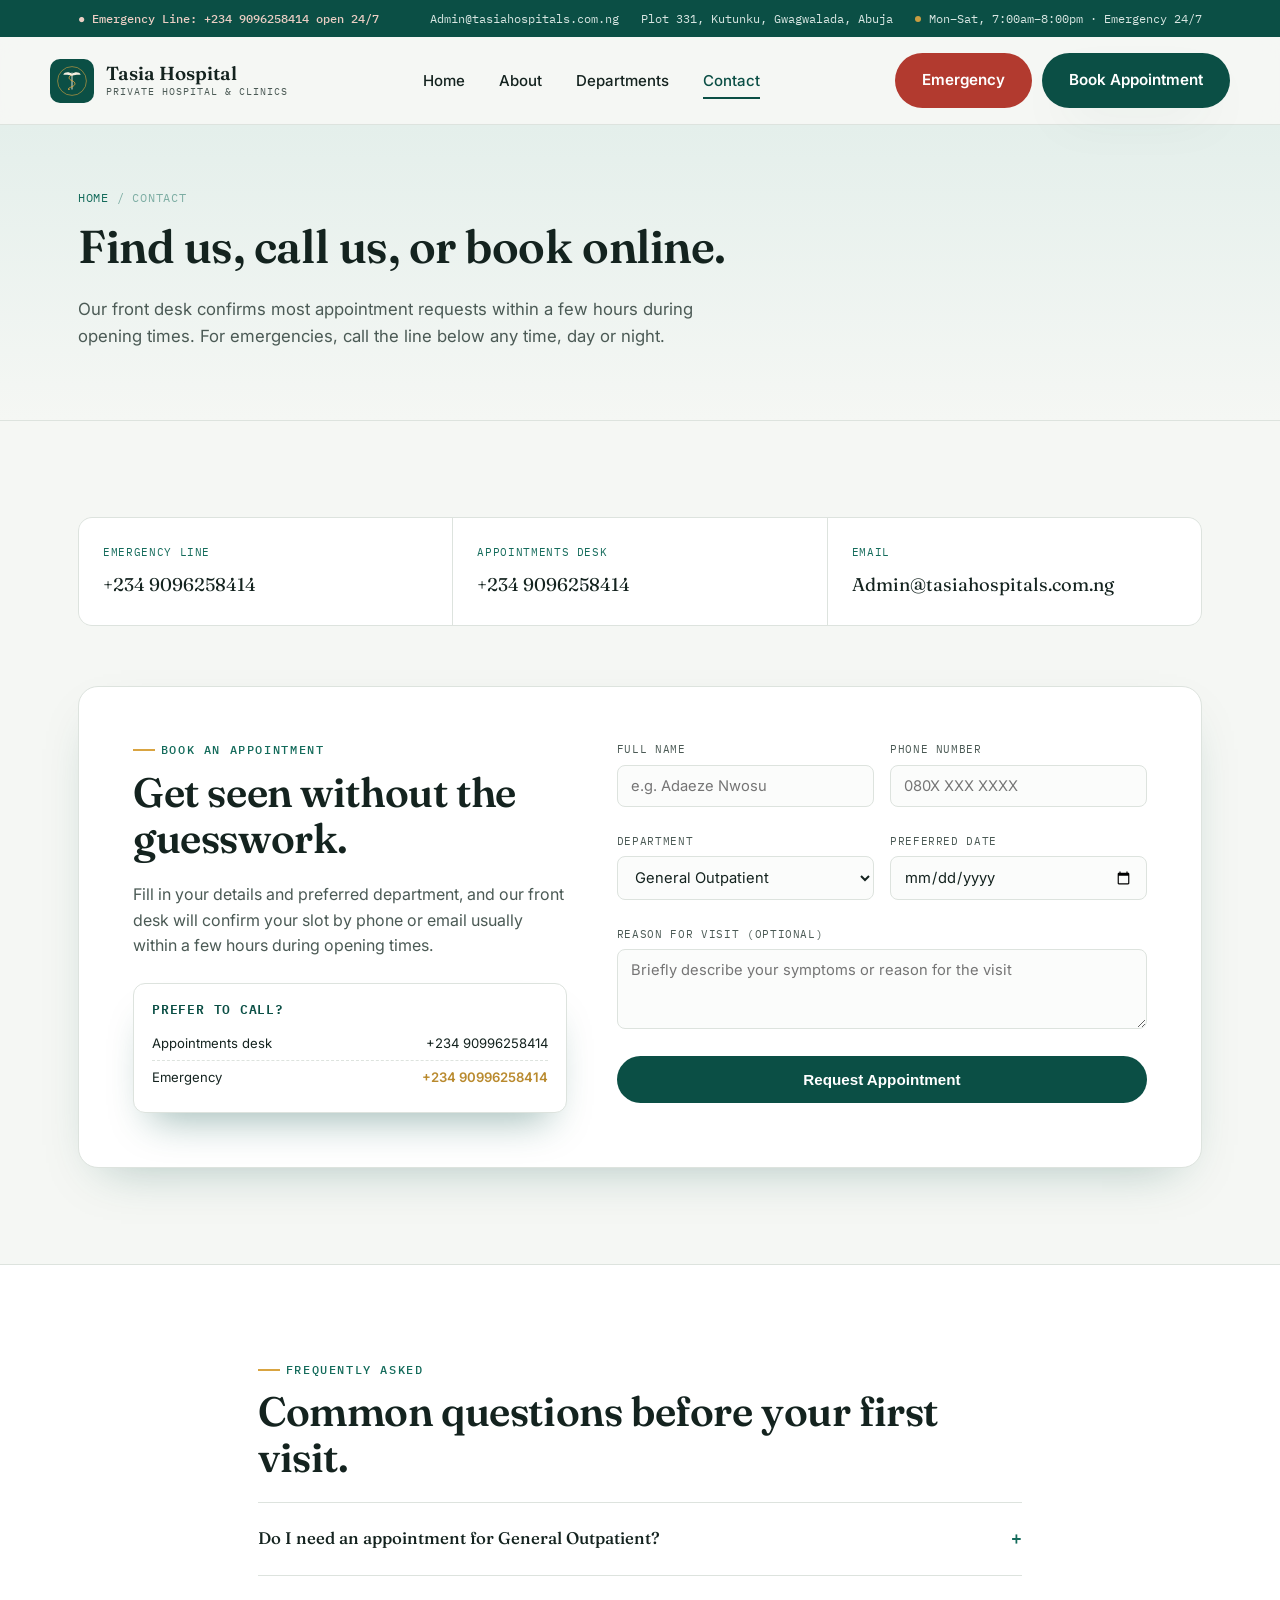
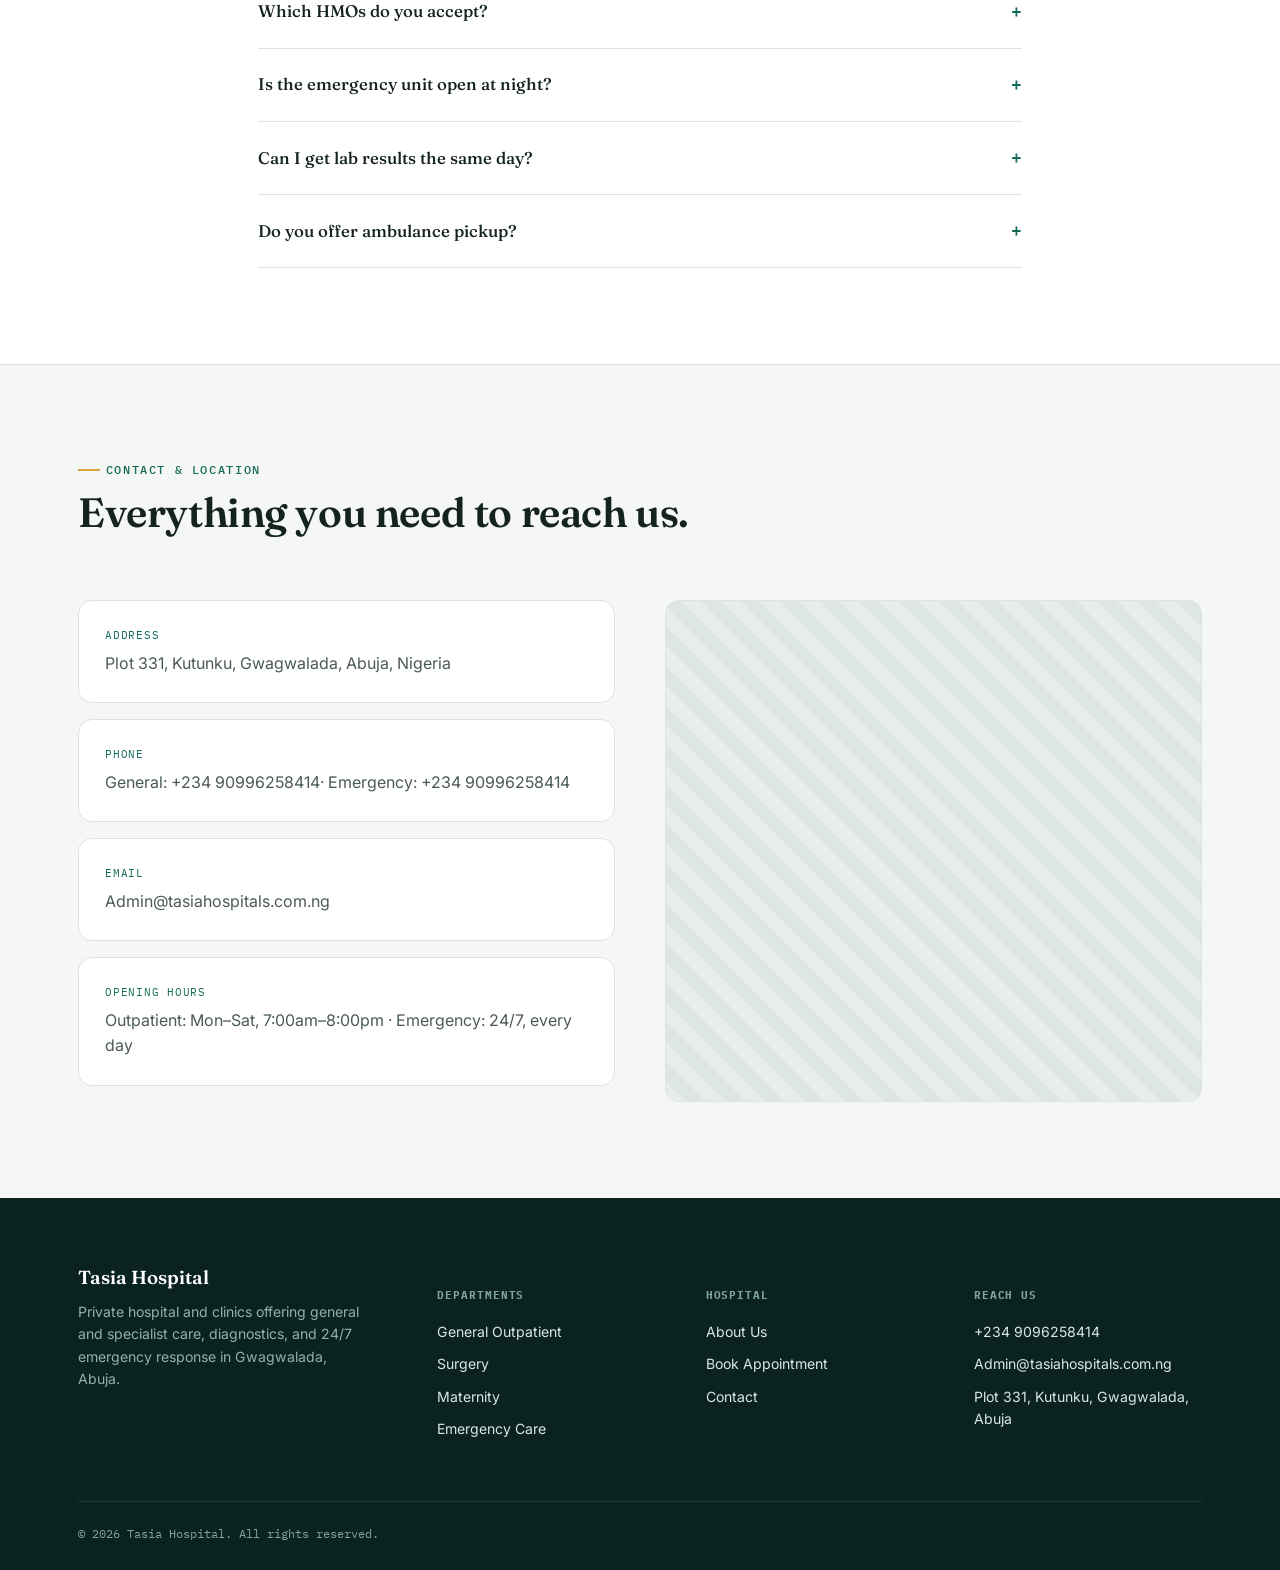
<file: contact.html>
<!DOCTYPE html>
<html lang="en">
<head>
<meta charset="UTF-8">
<meta name="viewport" content="width=device-width, initial-scale=1.0">
<title>Contact &amp; Appointments   Tasia Hospital</title>
<link rel="preconnect" href="https://fonts.googleapis.com">
<link href="https://fonts.googleapis.com/css2?family=Fraunces:ital,opsz,wght@0,9..144,300;0,9..144,500;0,9..144,600;1,9..144,500&family=Inter:wght@400;500;600;700;800&family=IBM+Plex+Mono:wght@400;500&display=swap" rel="stylesheet">
<link rel="icon" type="image/svg+xml" href="images/logo-mark.svg">
<link rel="stylesheet" href="css/style.css">
</head>
<body>

<div class="topbar">
  <div class="wrap">
    <div class="topbar-item topbar-emergency">● Emergency Line: +234 9096258414  open 24/7</div>
    <div style="display:flex;gap:22px;flex-wrap:wrap;">
      <div class="topbar-item">Admin@tasiahospitals.com.ng</div>
      <div class="topbar-item">Plot 331, Kutunku, Gwagwalada, Abuja</div>
      <div class="topbar-item"><span class="dot"></span> Mon–Sat, 7:00am–8:00pm · Emergency 24/7</div>
    </div>
  </div>
</div>

<header class="site">
  <div class="wrap nav">
    <div class="brand">
      <div class="brand-mark">
        <img src="images/logo-mark.svg" width="30" height="30" alt="Tasia Hospital logo mark" style="display:block;">
      </div>
      <div class="brand-name">Tasia Hospital<small>Private Hospital &amp; Clinics</small></div>
    </div>
    <nav class="links">
      <a href="index.html">Home</a>
      <a href="about.html">About</a>
      <a href="departments.html">Departments</a>
      <a href="contact.html" class="active">Contact</a>
    </nav>
    <button class="burger" aria-label="Toggle menu"><span></span></button>
    <div class="nav-cta">
      <a class="btn btn-red" href="#contact-info">Emergency</a>
      <a class="btn btn-primary" href="#appointment">Book Appointment</a>
    </div>
  </div>
</header>

<div class="page-header">
  <div class="wrap">
    <div class="crumbs"><a href="index.html">Home</a><span>/</span><span>Contact</span></div>
    <h1>Find us, call us, or book online.</h1>
    <p class="lead">Our front desk confirms most appointment requests within a few hours during opening times. For emergencies, call the line below any time, day or night.</p>
  </div>
</div>

<section style="padding-bottom:0;">
  <div class="wrap">
    <div class="contact-hero-strip">
      <div class="contact-hero-cell">
        <div class="k">Emergency Line</div>
        <div class="v">+234 9096258414</div>
      </div>
      <div class="contact-hero-cell">
        <div class="k">Appointments Desk</div>
        <div class="v">+234 9096258414</div>
      </div>
      <div class="contact-hero-cell">
        <div class="k">Email</div>
        <div class="v">Admin@tasiahospitals.com.ng</div>
      </div>
    </div>
  </div>
</section>

<!-- APPOINTMENT -->
<section id="appointment" style="padding-top:0;">
  <div class="wrap">
    <div class="appt-block">
      <div>
        <div class="eyebrow">Book an Appointment</div>
        <h2>Get seen without the guesswork.</h2>
        <p>Fill in your details and preferred department, and our front desk will confirm your slot by phone or email   usually within a few hours during opening times.</p>
        <div class="float-widget" style="position:static;width:auto;margin-top:24px;">
          <h4>Prefer to call?</h4>
          <div class="float-row"><span>Appointments desk</span><span>+234 90996258414</span></div>
          <div class="float-row"><span>Emergency</span><span class="status-warn">+234 90996258414</span></div>
        </div>
      </div>
      <form class="form-grid" onsubmit="return false;">
        <div class="field"><label>Full Name</label><input type="text" placeholder="e.g. Adaeze Nwosu"></div>
        <div class="field"><label>Phone Number</label><input type="tel" placeholder="080X XXX XXXX"></div>
        <div class="field"><label>Department</label>
          <select>
            <option>General Outpatient</option>
            <option>Surgery</option>
            <option>Maternity</option>
            <option>Pediatrics</option>
            <option>Laboratory</option>
            <option>Dental</option>
            <option>Physiotherapy</option>
            <option>Emergency Care</option>
          </select>
        </div>
        <div class="field"><label>Preferred Date</label><input type="date"></div>
        <div class="field full"><label>Reason for Visit (optional)</label><textarea placeholder="Briefly describe your symptoms or reason for the visit"></textarea></div>
        <div class="field full"><button class="btn btn-primary" type="submit" style="width:100%;justify-content:center;">Request Appointment</button></div>
      </form>
    </div>
  </div>
</section>

<!-- FAQ -->
<section style="background:var(--surface);border-top:1px solid var(--line);border-bottom:1px solid var(--line);">
  <div class="wrap" style="max-width:820px;">
    <div class="eyebrow">Frequently Asked</div>
    <h2>Common questions before your first visit.</h2>
    <div class="faq-list" style="margin-top:20px;">
      <div class="faq-item">
        <div class="faq-q" onclick="this.parentElement.classList.toggle('open')">Do I need an appointment for General Outpatient?<span class="faq-plus">+</span></div>
        <div class="faq-a"><p>No   General Outpatient accepts walk-ins Monday to Saturday, though booking ahead reduces your wait time.</p></div>
      </div>
      <div class="faq-item">
        <div class="faq-q" onclick="this.parentElement.classList.toggle('open')">Which HMOs do you accept?<span class="faq-plus">+</span></div>
        <div class="faq-a"><p>We work with a range of HMOs, private insurance, and corporate retainerships. Contact our front desk with your provider name to confirm coverage for a specific plan.</p></div>
      </div>
      <div class="faq-item">
        <div class="faq-q" onclick="this.parentElement.classList.toggle('open')">Is the emergency unit open at night?<span class="faq-plus">+</span></div>
        <div class="faq-a"><p>Yes   our Emergency Care department operates 24 hours a day, every day, including public holidays.</p></div>
      </div>
      <div class="faq-item">
        <div class="faq-q" onclick="this.parentElement.classList.toggle('open')">Can I get lab results the same day?<span class="faq-plus">+</span></div>
        <div class="faq-a"><p>Most routine tests are processed in-house with results available the same day. Specialised tests may take longer, and our team will let you know upfront.</p></div>
      </div>
      <div class="faq-item">
        <div class="faq-q" onclick="this.parentElement.classList.toggle('open')">Do you offer ambulance pickup?<span class="faq-plus">+</span></div>
        <div class="faq-a"><p>Yes, for genuine emergencies. Call +234 90996258414and describe the situation to dispatch.</p></div>
      </div>
    </div>
  </div>
</section>

<!-- CONTACT INFO -->
<section id="contact-info">
  <div class="wrap">
    <div class="section-head">
      <div>
        <div class="eyebrow">Contact &amp; Location</div>
        <h2>Everything you need to reach us.</h2>
      </div>
    </div>
    <div class="contact-grid">
      <div>
        <div class="contact-card">
          <div class="k">Address</div>
          <p style="margin:0;">Plot 331, Kutunku, Gwagwalada, Abuja, Nigeria</p>
        </div>
        <div class="contact-card">
          <div class="k">Phone</div>
          <p style="margin:0;">General: +234 90996258414· Emergency: +234 90996258414</p>
        </div>
        <div class="contact-card">
          <div class="k">Email</div>
          <p style="margin:0;">Admin@tasiahospitals.com.ng</p>
        </div>
        <div class="contact-card">
          <div class="k">Opening Hours</div>
          <p style="margin:0;">Outpatient: Mon–Sat, 7:00am–8:00pm · Emergency: 24/7, every day</p>
        </div>
      </div>
      <div class="map-placeholder" style="padding:0;overflow:hidden;">
        <iframe
          src="https://maps.google.com/maps?q=Plot%20331%2C%20Kutunku%2C%20Gwagwalada%2C%20Abuja%2C%20Nigeria&output=embed"
          width="100%" height="100%" style="border:0;min-height:320px;" loading="lazy"
          referrerpolicy="no-referrer-when-downgrade" title="Tasia Hospital location map"></iframe>
      </div>
    </div>
  </div>
</section>

<footer>
  <div class="wrap">
    <div class="foot-grid">
      <div>
        <div class="brand-name" style="color:#fff;">Tasia Hospital</div>
        <p style="color:#8FB3A9;font-size:.88rem;margin-top:12px;max-width:32ch;">Private hospital and clinics offering general and specialist care, diagnostics, and 24/7 emergency response in Gwagwalada, Abuja.</p>
      </div>
      <div>
        <h5>Departments</h5>
        <a href="departments.html">General Outpatient</a>
        <a href="departments.html">Surgery</a>
        <a href="departments.html">Maternity</a>
        <a href="departments.html">Emergency Care</a>
      </div>
      <div>
        <h5>Hospital</h5>
        <a href="about.html">About Us</a>
        <a href="contact.html#appointment">Book Appointment</a>
        <a href="contact.html">Contact</a>
      </div>
      <div>
        <h5>Reach Us</h5>
        <a href="#">+234 9096258414</a>
        <a href="#">Admin@tasiahospitals.com.ng</a>
        <a href="#">Plot 331, Kutunku, Gwagwalada, Abuja</a>
      </div>
    </div>
    <div class="foot-bottom">
      <span>© 2026 Tasia Hospital. All rights reserved.</span>
    </div>
  </div>
</footer>

<script src="js/nav.js"></script>
</body>
</html>
</file>
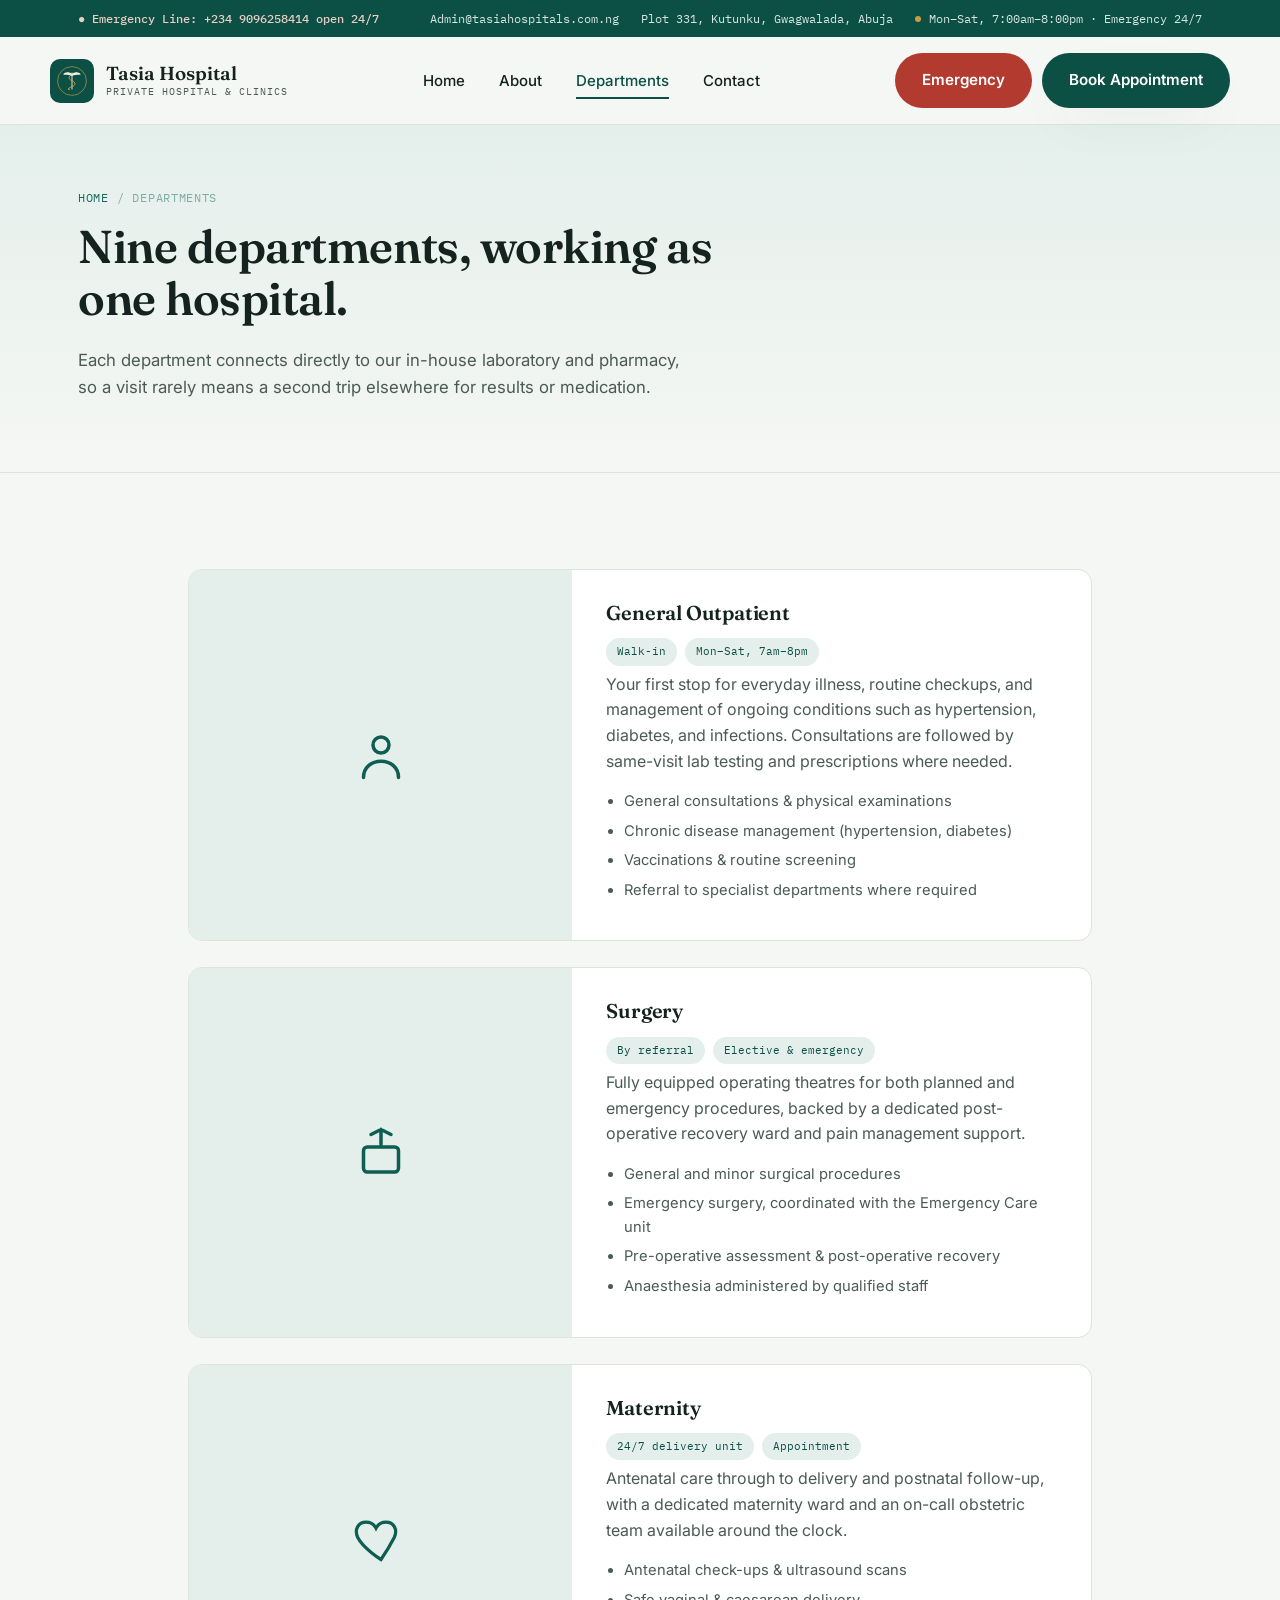
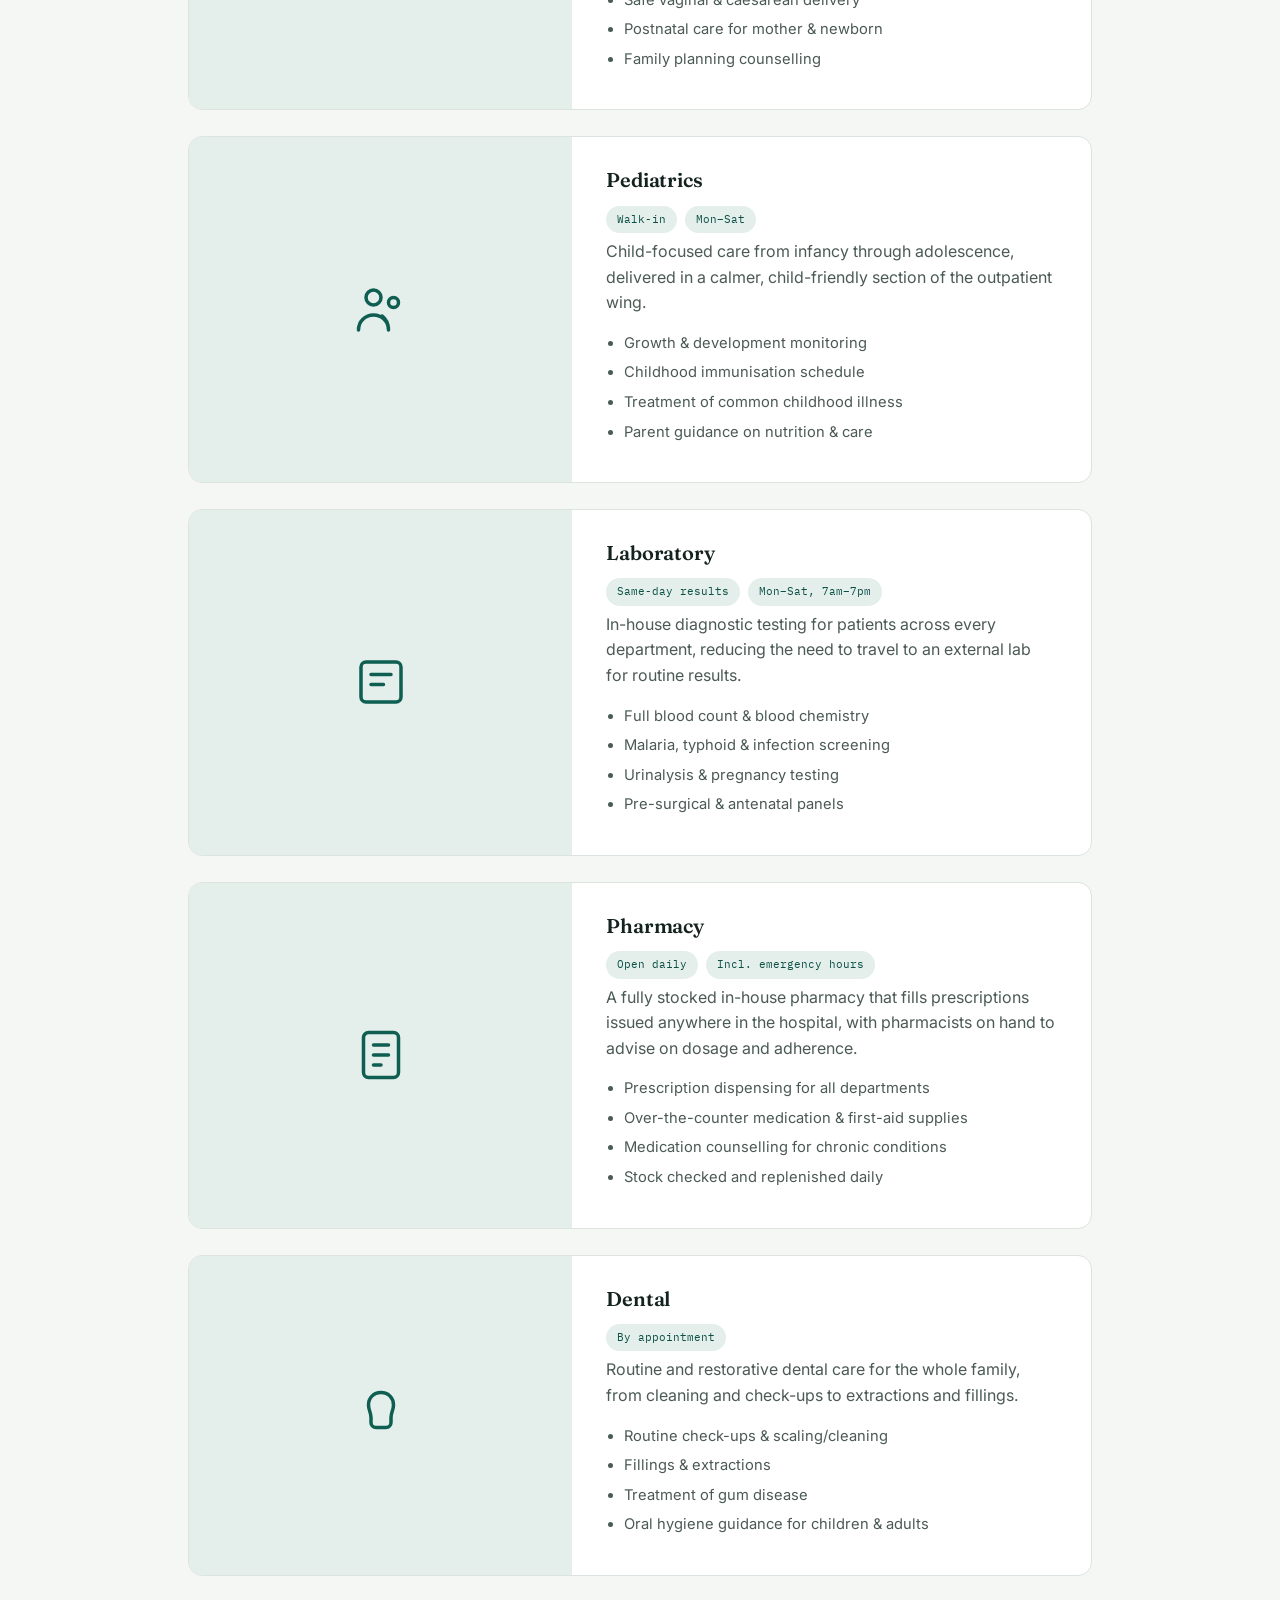
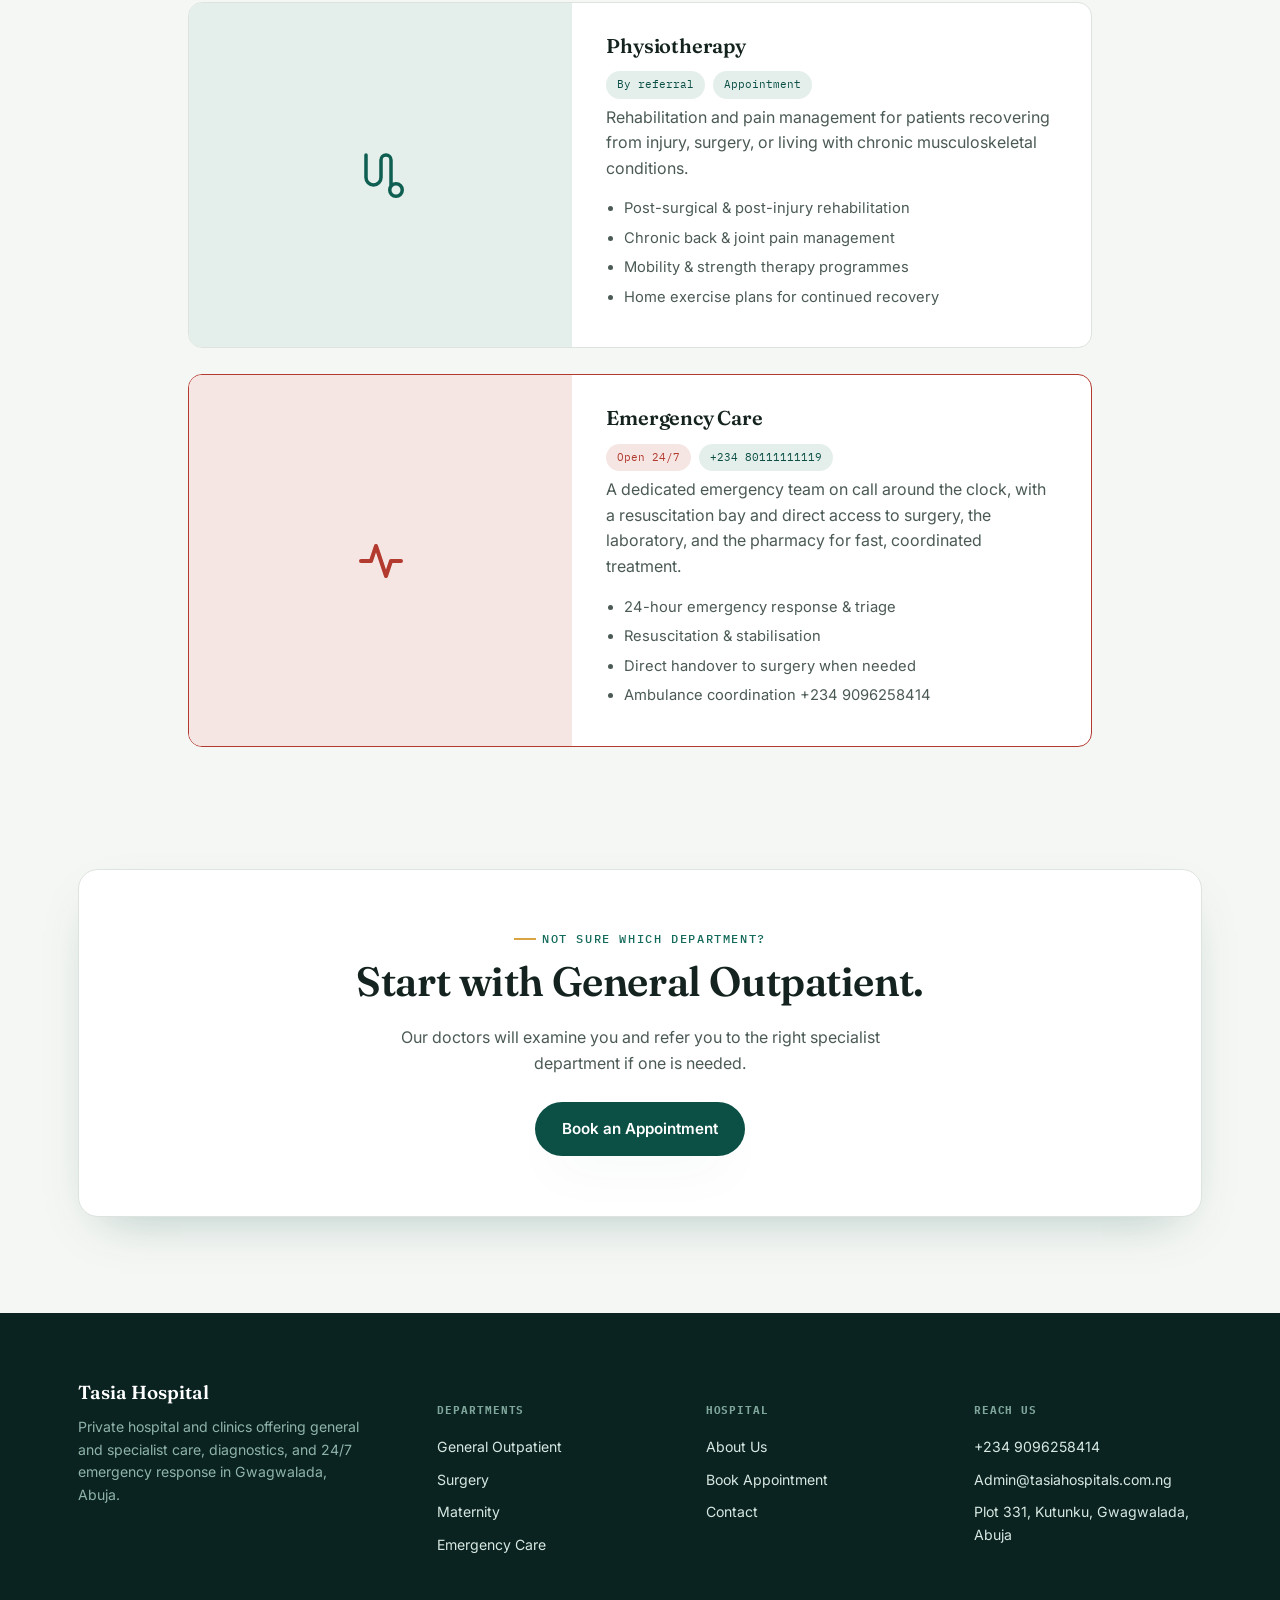
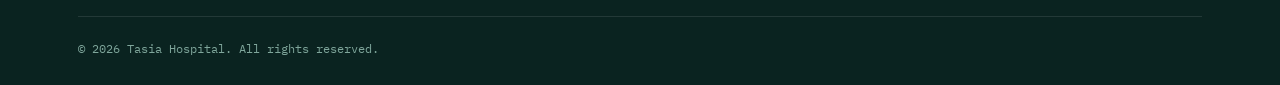
<file: departments.html>
<!DOCTYPE html>
<html lang="en">
<head>
<meta charset="UTF-8">
<meta name="viewport" content="width=device-width, initial-scale=1.0">
<title>Departments   Tasia Hospital</title>
<link rel="preconnect" href="https://fonts.googleapis.com">
<link href="https://fonts.googleapis.com/css2?family=Fraunces:ital,opsz,wght@0,9..144,300;0,9..144,500;0,9..144,600;1,9..144,500&family=Inter:wght@400;500;600;700;800&family=IBM+Plex+Mono:wght@400;500&display=swap" rel="stylesheet">
<link rel="icon" type="image/svg+xml" href="images/logo-mark.svg">
<link rel="stylesheet" href="css/style.css">
</head>
<body>

<div class="topbar">
  <div class="wrap">
    <div class="topbar-item topbar-emergency">● Emergency Line: +234 9096258414  open 24/7</div>
    <div style="display:flex;gap:22px;flex-wrap:wrap;">
      <div class="topbar-item">Admin@tasiahospitals.com.ng</div>
      <div class="topbar-item">Plot 331, Kutunku, Gwagwalada, Abuja</div>
      <div class="topbar-item"><span class="dot"></span> Mon–Sat, 7:00am–8:00pm · Emergency 24/7</div>
    </div>
  </div>
</div>

<header class="site">
  <div class="wrap nav">
    <div class="brand">
      <div class="brand-mark">
        <img src="images/logo-mark.svg" width="30" height="30" alt="Tasia Hospital logo mark" style="display:block;">
      </div>
      <div class="brand-name">Tasia Hospital<small>Private Hospital &amp; Clinics</small></div>
    </div>
    <nav class="links">
      <a href="index.html">Home</a>
      <a href="about.html">About</a>
      <a href="departments.html" class="active">Departments</a>
      <a href="contact.html">Contact</a>
    </nav>
    <button class="burger" aria-label="Toggle menu"><span></span></button>
    <div class="nav-cta">
      <a class="btn btn-red" href="contact.html">Emergency</a>
      <a class="btn btn-primary" href="contact.html#appointment">Book Appointment</a>
    </div>
  </div>
</header>

<div class="page-header">
  <div class="wrap">
    <div class="crumbs"><a href="index.html">Home</a><span>/</span><span>Departments</span></div>
    <h1>Nine departments, working as one hospital.</h1>
    <p class="lead">Each department connects directly to our in-house laboratory and pharmacy, so a visit rarely means a second trip elsewhere for results or medication.</p>
  </div>
</div>

<section>
  <div class="wrap" style="max-width:960px;">

    <div class="dept-detail">
      <div class="dept-detail-visual">
        <svg width="60" height="60" viewBox="0 0 24 24" fill="none"><circle cx="12" cy="8" r="3.2" stroke="currentColor" stroke-width="1.4"/><path d="M5 21c0-4 3.1-6.5 7-6.5S19 17 19 21" stroke="currentColor" stroke-width="1.4" stroke-linecap="round"/></svg>
      </div>
      <div class="dept-detail-body">
        <h3>General Outpatient</h3>
        <div class="tagrow"><span class="dept-tag">Walk-in</span><span class="dept-tag">Mon–Sat, 7am–8pm</span></div>
        <p>Your first stop for everyday illness, routine checkups, and management of ongoing conditions such as hypertension, diabetes, and infections. Consultations are followed by same-visit lab testing and prescriptions where needed.</p>
        <ul>
          <li>General consultations &amp; physical examinations</li>
          <li>Chronic disease management (hypertension, diabetes)</li>
          <li>Vaccinations &amp; routine screening</li>
          <li>Referral to specialist departments where required</li>
        </ul>
      </div>
    </div>

    <div class="dept-detail">
      <div class="dept-detail-visual">
        <svg width="60" height="60" viewBox="0 0 24 24" fill="none"><path d="M12 3v6M12 3l4 2M12 3 8 5" stroke="currentColor" stroke-width="1.4" stroke-linecap="round"/><rect x="5" y="10" width="14" height="10" rx="1.5" stroke="currentColor" stroke-width="1.4"/></svg>
      </div>
      <div class="dept-detail-body">
        <h3>Surgery</h3>
        <div class="tagrow"><span class="dept-tag">By referral</span><span class="dept-tag">Elective &amp; emergency</span></div>
        <p>Fully equipped operating theatres for both planned and emergency procedures, backed by a dedicated post-operative recovery ward and pain management support.</p>
        <ul>
          <li>General and minor surgical procedures</li>
          <li>Emergency surgery, coordinated with the Emergency Care unit</li>
          <li>Pre-operative assessment &amp; post-operative recovery</li>
          <li>Anaesthesia administered by qualified staff</li>
        </ul>
      </div>
    </div>

    <div class="dept-detail">
      <div class="dept-detail-visual">
        <svg width="60" height="60" viewBox="0 0 24 24" fill="none"><path d="M12 21s-7-4.35-9.3-8.8C1.2 8.9 3 6 6 6c2 0 3.4 1.2 4 2.4C10.6 7.2 12 6 14 6c3 0 4.8 2.9 3.3 6.2C15 16.65 12 21 12 21z" stroke="currentColor" stroke-width="1.3"/></svg>
      </div>
      <div class="dept-detail-body">
        <h3>Maternity</h3>
        <div class="tagrow"><span class="dept-tag">24/7 delivery unit</span><span class="dept-tag">Appointment</span></div>
        <p>Antenatal care through to delivery and postnatal follow-up, with a dedicated maternity ward and an on-call obstetric team available around the clock.</p>
        <ul>
          <li>Antenatal check-ups &amp; ultrasound scans</li>
          <li>Safe vaginal &amp; caesarean delivery</li>
          <li>Postnatal care for mother &amp; newborn</li>
          <li>Family planning counselling</li>
        </ul>
      </div>
    </div>

    <div class="dept-detail">
      <div class="dept-detail-visual">
        <svg width="60" height="60" viewBox="0 0 24 24" fill="none"><circle cx="9" cy="7" r="3" stroke="currentColor" stroke-width="1.4"/><circle cx="17" cy="9" r="2" stroke="currentColor" stroke-width="1.4"/><path d="M3 20c0-3.5 2.7-6 6-6s6 2.5 6 6M15 20c0-2.4-1-4.4-2.6-5.6" stroke="currentColor" stroke-width="1.4" stroke-linecap="round"/></svg>
      </div>
      <div class="dept-detail-body">
        <h3>Pediatrics</h3>
        <div class="tagrow"><span class="dept-tag">Walk-in</span><span class="dept-tag">Mon–Sat</span></div>
        <p>Child-focused care from infancy through adolescence, delivered in a calmer, child-friendly section of the outpatient wing.</p>
        <ul>
          <li>Growth &amp; development monitoring</li>
          <li>Childhood immunisation schedule</li>
          <li>Treatment of common childhood illness</li>
          <li>Parent guidance on nutrition &amp; care</li>
        </ul>
      </div>
    </div>

    <div class="dept-detail">
      <div class="dept-detail-visual">
        <svg width="60" height="60" viewBox="0 0 24 24" fill="none"><rect x="4" y="4" width="16" height="16" rx="2" stroke="currentColor" stroke-width="1.4"/><path d="M8 9h8M8 13h5" stroke="currentColor" stroke-width="1.4" stroke-linecap="round"/></svg>
      </div>
      <div class="dept-detail-body">
        <h3>Laboratory</h3>
        <div class="tagrow"><span class="dept-tag">Same-day results</span><span class="dept-tag">Mon–Sat, 7am–7pm</span></div>
        <p>In-house diagnostic testing for patients across every department, reducing the need to travel to an external lab for routine results.</p>
        <ul>
          <li>Full blood count &amp; blood chemistry</li>
          <li>Malaria, typhoid &amp; infection screening</li>
          <li>Urinalysis &amp; pregnancy testing</li>
          <li>Pre-surgical &amp; antenatal panels</li>
        </ul>
      </div>
    </div>

    <div class="dept-detail">
      <div class="dept-detail-visual">
        <svg width="60" height="60" viewBox="0 0 24 24" fill="none"><rect x="5" y="3" width="14" height="18" rx="2" stroke="currentColor" stroke-width="1.4"/><path d="M9 8h6M9 12h6M9 16h3" stroke="currentColor" stroke-width="1.4" stroke-linecap="round"/></svg>
      </div>
      <div class="dept-detail-body">
        <h3>Pharmacy</h3>
        <div class="tagrow"><span class="dept-tag">Open daily</span><span class="dept-tag">Incl. emergency hours</span></div>
        <p>A fully stocked in-house pharmacy that fills prescriptions issued anywhere in the hospital, with pharmacists on hand to advise on dosage and adherence.</p>
        <ul>
          <li>Prescription dispensing for all departments</li>
          <li>Over-the-counter medication &amp; first-aid supplies</li>
          <li>Medication counselling for chronic conditions</li>
          <li>Stock checked and replenished daily</li>
        </ul>
      </div>
    </div>

    <div class="dept-detail">
      <div class="dept-detail-visual">
        <svg width="60" height="60" viewBox="0 0 24 24" fill="none"><path d="M12 3c-3 0-5 2.2-5 5 0 2 1 3 1 5v2a2 2 0 0 0 2 2h4a2 2 0 0 0 2-2v-2c0-2 1-3 1-5 0-2.8-2-5-5-5z" stroke="currentColor" stroke-width="1.4"/></svg>
      </div>
      <div class="dept-detail-body">
        <h3>Dental</h3>
        <div class="tagrow"><span class="dept-tag">By appointment</span></div>
        <p>Routine and restorative dental care for the whole family, from cleaning and check-ups to extractions and fillings.</p>
        <ul>
          <li>Routine check-ups &amp; scaling/cleaning</li>
          <li>Fillings &amp; extractions</li>
          <li>Treatment of gum disease</li>
          <li>Oral hygiene guidance for children &amp; adults</li>
        </ul>
      </div>
    </div>

    <div class="dept-detail">
      <div class="dept-detail-visual">
        <svg width="60" height="60" viewBox="0 0 24 24" fill="none"><path d="M6 4v9a3 3 0 0 0 6 0V6a2 2 0 1 1 4 0v10" stroke="currentColor" stroke-width="1.4" stroke-linecap="round"/><circle cx="18" cy="18" r="2.5" stroke="currentColor" stroke-width="1.4"/></svg>
      </div>
      <div class="dept-detail-body">
        <h3>Physiotherapy</h3>
        <div class="tagrow"><span class="dept-tag">By referral</span><span class="dept-tag">Appointment</span></div>
        <p>Rehabilitation and pain management for patients recovering from injury, surgery, or living with chronic musculoskeletal conditions.</p>
        <ul>
          <li>Post-surgical &amp; post-injury rehabilitation</li>
          <li>Chronic back &amp; joint pain management</li>
          <li>Mobility &amp; strength therapy programmes</li>
          <li>Home exercise plans for continued recovery</li>
        </ul>
      </div>
    </div>

    <div class="dept-detail" style="border-color:var(--red-600);">
      <div class="dept-detail-visual" style="background:var(--red-100);color:var(--red-600);">
        <svg width="60" height="60" viewBox="0 0 24 24" fill="none"><path d="M4 12h4l2-6 4 12 2-6h4" stroke="currentColor" stroke-width="1.6" stroke-linecap="round" stroke-linejoin="round"/></svg>
      </div>
      <div class="dept-detail-body">
        <h3>Emergency Care</h3>
        <div class="tagrow"><span class="dept-tag" style="background:var(--red-100);color:var(--red-600);">Open 24/7</span><span class="dept-tag">+234 80111111119</span></div>
        <p>A dedicated emergency team on call around the clock, with a resuscitation bay and direct access to surgery, the laboratory, and the pharmacy for fast, coordinated treatment.</p>
        <ul>
          <li>24-hour emergency response &amp; triage</li>
          <li>Resuscitation &amp; stabilisation</li>
          <li>Direct handover to surgery when needed</li>
          <li>Ambulance coordination   +234 9096258414</li>
        </ul>
      </div>
    </div>

  </div>
</section>

<section style="padding-top:0;">
  <div class="wrap">
    <div class="appt-block" style="grid-template-columns:1fr;text-align:center;padding:60px 40px;">
      <div>
        <div class="eyebrow" style="justify-content:center;">Not Sure Which Department?</div>
        <h2>Start with General Outpatient.</h2>
        <p style="max-width:50ch;margin:0 auto 26px;">Our doctors will examine you and refer you to the right specialist department if one is needed.</p>
        <a class="btn btn-primary" href="contact.html#appointment">Book an Appointment</a>
      </div>
    </div>
  </div>
</section>

<footer>
  <div class="wrap">
    <div class="foot-grid">
      <div>
        <div class="brand-name" style="color:#fff;">Tasia Hospital</div>
        <p style="color:#8FB3A9;font-size:.88rem;margin-top:12px;max-width:32ch;">Private hospital and clinics offering general and specialist care, diagnostics, and 24/7 emergency response in Gwagwalada, Abuja.</p>
      </div>
      <div>
        <h5>Departments</h5>
        <a href="departments.html">General Outpatient</a>
        <a href="departments.html">Surgery</a>
        <a href="departments.html">Maternity</a>
        <a href="departments.html">Emergency Care</a>
      </div>
      <div>
        <h5>Hospital</h5>
        <a href="about.html">About Us</a>
        <a href="contact.html#appointment">Book Appointment</a>
        <a href="contact.html">Contact</a>
      </div>
      <div>
        <h5>Reach Us</h5>
        <a href="#">+234 9096258414</a>
        <a href="#">Admin@tasiahospitals.com.ng</a>
        <a href="#">Plot 331, Kutunku, Gwagwalada, Abuja</a>
      </div>
    </div>
    <div class="foot-bottom">
      <span>© 2026 Tasia Hospital. All rights reserved.</span>
    </div>
  </div>
</footer>

<script src="js/nav.js"></script>
</body>
</html>
</file>
<file: css/style.css>
:root{
    --bg: #F5F7F4;
    --surface: #FFFFFF;
    --ink: #14231F;
    --ink-soft: #4B5A55;
    --teal-900: #0B4F45;
    --teal-800: #0E5E51;
    --teal-700: #146B5B;
    --teal-100: #E4EFEB;
    --gold-500: #D9A441;
    --gold-600: #B98A2E;
    --red-600: #B23A2F;
    --red-100: #F6E6E3;
    --line: #DDE3DE;
    --shadow: 0 20px 50px -25px rgba(11,79,69,0.35);
    --radius: 14px;
  }
  *{box-sizing:border-box;}
  html{scroll-behavior:smooth;}
  body{
    margin:0;
    background:var(--bg);
    color:var(--ink);
    font-family:'Inter',sans-serif;
    font-size:16px;
    line-height:1.6;
  }
  h1,h2,h3,h4{
    font-family:'Fraunces',serif;
    font-weight:600;
    line-height:1.12;
    margin:0 0 .5em;
    letter-spacing:-0.01em;
  }
  h1{font-size:clamp(2.4rem,4.6vw,4rem);}
  h2{font-size:clamp(1.9rem,3.2vw,2.7rem);}
  h3{font-size:1.25rem;}
  p{margin:0 0 1em;color:var(--ink-soft);}
  a{color:inherit;text-decoration:none;}
  img{max-width:100%;display:block;}
  .eyebrow{
    font-family:'IBM Plex Mono',monospace;
    font-size:.72rem;
    letter-spacing:.14em;
    text-transform:uppercase;
    color:var(--teal-700);
    display:flex;
    align-items:center;
    gap:.5em;
    margin-bottom:.9em;
    font-weight:500;
  }
  .eyebrow::before{
    content:"";
    width:22px;height:2px;
    background:var(--gold-500);
    display:inline-block;
  }
  .wrap{max-width:1180px;margin:0 auto;padding:0 28px;}
  section{padding:96px 0;}
  .btn{
    display:inline-flex;align-items:center;gap:.6em;
    padding:14px 26px;border-radius:999px;
    font-weight:600;font-size:.95rem;
    border:1px solid transparent;
    cursor:pointer;transition:transform .15s ease, box-shadow .15s ease, background .15s ease;
  }
  .btn:hover{transform:translateY(-2px);}
  .btn-primary{background:var(--teal-900);color:#fff;box-shadow:var(--shadow);}
  .btn-primary:hover{background:var(--teal-800);}
  .btn-ghost{background:transparent;border-color:rgba(255,255,255,.35);color:inherit;}
  .btn-outline{border-color:var(--teal-900);color:var(--teal-900);}
  .btn-red{background:var(--red-600);color:#fff;}
  .btn-red:hover{background:#9c3128;}

  /* ---------- TOPBAR ---------- */
  .topbar{
    background:var(--teal-900);color:#EAF3F0;
    font-family:'IBM Plex Mono',monospace;
    font-size:.76rem;
  }
  .topbar .wrap{display:flex;justify-content:space-between;align-items:center;gap:20px;padding-top:9px;padding-bottom:9px;flex-wrap:wrap;}
  .topbar-item{display:flex;align-items:center;gap:8px;opacity:.92;}
  .topbar-emergency{color:#FFD9CF;font-weight:500;}
  .dot{width:6px;height:6px;border-radius:50%;background:var(--gold-500);display:inline-block;}

  /* ---------- HEADER ---------- */
  header.site{
    position:sticky;top:0;z-index:50;
    background:rgba(245,247,244,0.9);
    backdrop-filter:blur(10px);
    border-bottom:1px solid var(--line);
  }
  .nav{display:flex;align-items:center;justify-content:space-between;padding:16px 0;}
  .brand{display:flex;align-items:center;gap:12px;}
  .brand-mark{
    width:44px;height:44px;border-radius:10px;
    background:var(--teal-900);
    display:flex;align-items:center;justify-content:center;
    flex-shrink:0;
  }
  .brand-name{font-family:'Fraunces',serif;font-weight:600;font-size:1.18rem;line-height:1.1;}
  .brand-name small{display:block;font-family:'IBM Plex Mono',monospace;font-size:.62rem;letter-spacing:.1em;color:var(--ink-soft);text-transform:uppercase;font-weight:400;margin-top:2px;}
  nav.links{display:flex;gap:34px;align-items:center;}
  nav.links a{font-size:.94rem;font-weight:500;color:var(--ink);position:relative;}
  nav.links a::after{content:"";position:absolute;left:0;bottom:-6px;width:0;height:2px;background:var(--gold-500);transition:width .2s ease;}
  nav.links a:hover::after{width:100%;}
  .nav-cta{display:flex;gap:10px;align-items:center;}
  @media (max-width:920px){ nav.links{display:none;} }

  /* ---------- HERO ---------- */
  .hero{padding:70px 0 0;overflow:hidden;}
  .hero-grid{display:grid;grid-template-columns:1.05fr .95fr;gap:56px;align-items:center;}
  @media (max-width:900px){.hero-grid{grid-template-columns:1fr;}}
  .hero-copy p.lead{font-size:1.12rem;max-width:46ch;}
  .hero-ctas{display:flex;gap:14px;margin:30px 0 40px;flex-wrap:wrap;}
  .trust-row{display:flex;gap:34px;flex-wrap:wrap;border-top:1px solid var(--line);padding-top:26px;}
  .trust-item .num{font-family:'Fraunces',serif;font-size:1.7rem;color:var(--teal-900);font-weight:600;}
  .trust-item .lbl{font-family:'IBM Plex Mono',monospace;font-size:.68rem;letter-spacing:.08em;text-transform:uppercase;color:var(--ink-soft);}

  .hero-visual{position:relative;}
  .hero-card{
    background:var(--surface);border:1px solid var(--line);border-radius:var(--radius);
    box-shadow:var(--shadow);overflow:hidden;
  }
  .hero-photo{
    height:340px;
    background:
      linear-gradient(160deg, rgba(11,79,69,.72), rgba(11,79,69,.35)),
      repeating-linear-gradient(45deg, #cfe0da 0 12px, #c3d7cf 12px 24px);
    display:flex;align-items:flex-end;padding:22px;color:#fff;position:relative;
  }
  .hero-photo .tag{
    font-family:'IBM Plex Mono',monospace;font-size:.68rem;letter-spacing:.08em;
    background:rgba(255,255,255,.16);padding:6px 12px;border-radius:999px;
    text-transform:uppercase;
  }
  .hero-photo-label{position:absolute;top:22px;right:22px;font-family:'IBM Plex Mono',monospace;font-size:.65rem;color:rgba(255,255,255,.75);text-align:right;}

  /* floating quick-check widget */
  .float-widget{
    position:absolute;left:-30px;bottom:-30px;width:230px;
    background:#fff;border:1px solid var(--line);border-radius:12px;padding:18px;
    box-shadow:0 24px 40px -18px rgba(11,79,69,.4);
  }
  @media (max-width:900px){.float-widget{position:static;margin-top:18px;width:auto;}}
  .float-widget h4{font-size:.82rem;margin-bottom:10px;font-family:'IBM Plex Mono',monospace;text-transform:uppercase;letter-spacing:.06em;color:var(--teal-900);}
  .float-row{display:flex;justify-content:space-between;font-size:.82rem;padding:6px 0;border-top:1px dashed var(--line);}
  .float-row:first-of-type{border-top:none;}
  .status-ok{color:var(--teal-700);font-weight:600;}
  .status-warn{color:var(--gold-600);font-weight:600;}

  /* ---------- LIVE STATUS STRIP (signature element) ---------- */
  .status-strip{
    background:var(--teal-900);color:#fff;
    margin-top:90px;
  }
  .status-strip .wrap{padding:26px 28px;}
  .status-head{display:flex;justify-content:space-between;align-items:baseline;flex-wrap:wrap;gap:10px;margin-bottom:20px;}
  .status-head h3{color:#fff;margin:0;font-size:1.05rem;}
  .status-head .clock{font-family:'IBM Plex Mono',monospace;font-size:.75rem;color:#BFE0D6;}
  .status-grid{display:grid;grid-template-columns:repeat(4,1fr);gap:0;border-top:1px solid rgba(255,255,255,.14);}
  @media (max-width:900px){.status-grid{grid-template-columns:repeat(2,1fr);}}
  .status-cell{padding:18px 22px;border-right:1px solid rgba(255,255,255,.14);}
  .status-cell:last-child{border-right:none;}
  .status-cell .k{font-family:'IBM Plex Mono',monospace;font-size:.65rem;letter-spacing:.08em;text-transform:uppercase;color:#9FC9BE;margin-bottom:8px;}
  .status-cell .v{font-family:'Fraunces',serif;font-size:1.25rem;}
  .pill{display:inline-flex;align-items:center;gap:6px;font-size:.78rem;font-family:'IBM Plex Mono',monospace;padding:3px 10px;border-radius:999px;background:rgba(255,255,255,.12);margin-top:6px;}
  .pill .dot{background:#5FD6B0;}
  .pill.busy .dot{background:var(--gold-500);}

  /* ---------- ABOUT ---------- */
  .about-grid{display:grid;grid-template-columns:.9fr 1.1fr;gap:64px;align-items:start;}
  @media (max-width:900px){.about-grid{grid-template-columns:1fr;}}
  .about-figure{
    background:var(--teal-100);border-radius:var(--radius);
    aspect-ratio:4/5;display:flex;align-items:center;justify-content:center;
    border:1px solid var(--line);position:relative;overflow:hidden;
  }
  .about-figure .caption{position:absolute;bottom:16px;left:16px;right:16px;background:rgba(255,255,255,.9);border-radius:8px;padding:10px 14px;font-family:'IBM Plex Mono',monospace;font-size:.68rem;color:var(--teal-900);}
  .value-list{display:grid;grid-template-columns:1fr 1fr;gap:22px;margin-top:30px;}
  @media (max-width:600px){.value-list{grid-template-columns:1fr;}}
  .value-item{border-top:2px solid var(--teal-900);padding-top:12px;}
  .value-item h4{font-family:'Fraunces',serif;font-size:1.02rem;margin-bottom:6px;}
  .value-item p{font-size:.92rem;margin:0;}

  /* ---------- DEPARTMENTS ---------- */
  .section-head{display:flex;justify-content:space-between;align-items:flex-end;gap:24px;margin-bottom:44px;flex-wrap:wrap;}
  .section-head p{max-width:52ch;margin:0;}
  .dept-grid{display:grid;grid-template-columns:repeat(3,1fr);gap:1px;background:var(--line);border:1px solid var(--line);border-radius:var(--radius);overflow:hidden;}
  @media (max-width:900px){.dept-grid{grid-template-columns:repeat(2,1fr);}}
  @media (max-width:600px){.dept-grid{grid-template-columns:1fr;}}
  .dept-card{
    background:var(--surface);padding:30px 26px;
    transition:background .18s ease;
  }
  .dept-card:hover{background:var(--teal-100);}
  .dept-icon{width:38px;height:38px;margin-bottom:18px;color:var(--teal-900);}
  .dept-card h4{font-size:1.08rem;margin-bottom:8px;}
  .dept-card p{font-size:.88rem;margin-bottom:12px;}
  .dept-meta{font-family:'IBM Plex Mono',monospace;font-size:.68rem;color:var(--gold-600);text-transform:uppercase;letter-spacing:.05em;}

  /* ---------- WHY US ---------- */
  .why-grid{display:grid;grid-template-columns:repeat(4,1fr);gap:28px;}
  @media (max-width:900px){.why-grid{grid-template-columns:repeat(2,1fr);}}
  @media (max-width:560px){.why-grid{grid-template-columns:1fr;}}
  .why-card{padding:0;}
  .why-num{font-family:'IBM Plex Mono',monospace;font-size:.72rem;color:var(--gold-600);margin-bottom:14px;}
  .why-card h4{font-size:1.05rem;margin-bottom:8px;}
  .why-card p{font-size:.9rem;}

  /* ---------- DOCTORS ---------- */
  .doc-grid{display:grid;grid-template-columns:repeat(4,1fr);gap:26px;}
  @media (max-width:900px){.doc-grid{grid-template-columns:repeat(2,1fr);}}
  @media (max-width:560px){.doc-grid{grid-template-columns:1fr;}}
  .doc-card{background:var(--surface);border:1px solid var(--line);border-radius:var(--radius);overflow:hidden;}
  .doc-photo{
    aspect-ratio:1/1;
    background:linear-gradient(150deg,var(--teal-100),#fff);
    display:flex;align-items:center;justify-content:center;
    color:var(--teal-700);
  }
  .doc-info{padding:18px 20px 22px;}
  .doc-info h4{margin-bottom:2px;font-size:1rem;}
  .doc-role{font-family:'IBM Plex Mono',monospace;font-size:.7rem;color:var(--teal-700);text-transform:uppercase;letter-spacing:.05em;margin-bottom:10px;display:block;}
  .doc-info p{font-size:.85rem;margin:0;}

  /* ---------- TESTIMONIALS ---------- */
  .test-strip{background:var(--teal-900);color:#fff;}
  .test-grid{display:grid;grid-template-columns:repeat(3,1fr);gap:34px;}
  @media (max-width:900px){.test-grid{grid-template-columns:1fr;}}
  .test-card{border-top:2px solid var(--gold-500);padding-top:18px;}
  .test-card p{color:#DCEAE6;font-family:'Fraunces',serif;font-size:1.08rem;font-weight:300;font-style:italic;line-height:1.5;}
  .test-name{font-family:'IBM Plex Mono',monospace;font-size:.72rem;color:#9FC9BE;text-transform:uppercase;letter-spacing:.05em;margin-top:14px;}

  /* ---------- INSURANCE ---------- */
  .insure-row{display:flex;gap:16px;flex-wrap:wrap;margin-top:20px;}
  .insure-chip{
    border:1px solid var(--line);border-radius:999px;
    padding:10px 20px;font-family:'IBM Plex Mono',monospace;font-size:.75rem;
    background:var(--surface);color:var(--ink-soft);
  }

  /* ---------- APPOINTMENT ---------- */
  .appt-block{
    background:var(--surface);border:1px solid var(--line);border-radius:20px;
    padding:54px;display:grid;grid-template-columns:.9fr 1.1fr;gap:50px;box-shadow:var(--shadow);
  }
  @media (max-width:900px){.appt-block{grid-template-columns:1fr;padding:34px 26px;}}
  .form-grid{display:grid;grid-template-columns:1fr 1fr;gap:16px;}
  @media (max-width:560px){.form-grid{grid-template-columns:1fr;}}
  .field{display:flex;flex-direction:column;gap:6px;grid-column:span 1;}
  .field.full{grid-column:1/-1;}
  .field label{font-family:'IBM Plex Mono',monospace;font-size:.68rem;text-transform:uppercase;letter-spacing:.06em;color:var(--ink-soft);}
  .field input,.field select,.field textarea{
    border:1px solid var(--line);border-radius:8px;padding:11px 13px;
    font-family:'Inter',sans-serif;font-size:.92rem;background:#fbfcfb;color:var(--ink);
  }
  .field textarea{resize:vertical;min-height:80px;}

  /* ---------- FAQ ---------- */
  .faq-item{border-top:1px solid var(--line);padding:22px 0;}
  .faq-item:last-child{border-bottom:1px solid var(--line);}
  .faq-q{display:flex;justify-content:space-between;align-items:center;cursor:pointer;font-family:'Fraunces',serif;font-size:1.05rem;font-weight:500;}
  .faq-plus{font-family:'IBM Plex Mono',monospace;color:var(--teal-700);font-size:1.1rem;}
  .faq-a{max-height:0;overflow:hidden;transition:max-height .25s ease;}
  .faq-item.open .faq-a{max-height:200px;margin-top:12px;}

  /* ---------- CONTACT ---------- */
  .contact-grid{display:grid;grid-template-columns:1fr 1fr;gap:50px;}
  @media (max-width:900px){.contact-grid{grid-template-columns:1fr;}}
  .contact-card{background:var(--surface);border:1px solid var(--line);border-radius:var(--radius);padding:26px;margin-bottom:16px;}
  .contact-card .k{font-family:'IBM Plex Mono',monospace;font-size:.68rem;text-transform:uppercase;letter-spacing:.07em;color:var(--teal-700);margin-bottom:6px;}
  .map-placeholder{
    background:repeating-linear-gradient(45deg,#e7ede9 0 14px,#dde6e0 14px 28px);
    border:1px solid var(--line);border-radius:var(--radius);
    height:100%;min-height:340px;display:flex;align-items:center;justify-content:center;
    font-family:'IBM Plex Mono',monospace;font-size:.78rem;color:var(--ink-soft);text-align:center;padding:20px;
  }

  /* ---------- FOOTER ---------- */
  footer{background:#0A2320;color:#BFD6CF;padding:70px 0 26px;}
  .foot-grid{display:grid;grid-template-columns:1.4fr 1fr 1fr 1fr;gap:40px;margin-bottom:50px;}
  @media (max-width:900px){.foot-grid{grid-template-columns:1fr 1fr;}}
  .foot-grid h5{font-family:'IBM Plex Mono',monospace;font-size:.7rem;letter-spacing:.08em;text-transform:uppercase;color:#7FA69B;margin-bottom:16px;}
  .foot-grid a{display:block;font-size:.88rem;margin-bottom:10px;color:#D7E8E2;}
  .foot-grid a:hover{color:#fff;}
  .foot-bottom{border-top:1px solid rgba(255,255,255,.1);padding-top:22px;display:flex;justify-content:space-between;flex-wrap:wrap;gap:10px;font-size:.78rem;color:#7FA69B;font-family:'IBM Plex Mono',monospace;}

  .placeholder-flag{
    display:inline-block;background:var(--red-100);color:var(--red-600);
    font-family:'IBM Plex Mono',monospace;font-size:.62rem;text-transform:uppercase;
    padding:2px 7px;border-radius:5px;letter-spacing:.05em;margin-left:6px;vertical-align:middle;
  }

/* ---------- INNER PAGE HEADER ---------- */
.page-header{
  padding:64px 0 54px;
  border-bottom:1px solid var(--line);
  background:
    linear-gradient(180deg, var(--teal-100) 0%, var(--bg) 100%);
}
.page-header .crumbs{
  font-family:'IBM Plex Mono',monospace;font-size:.72rem;
  color:var(--teal-700);text-transform:uppercase;letter-spacing:.06em;
  margin-bottom:14px;display:flex;gap:8px;align-items:center;
}
.page-header .crumbs a{color:var(--teal-700);}
.page-header .crumbs span{opacity:.5;}
.page-header h1{font-size:clamp(2rem,3.6vw,3rem);max-width:22ch;}
.page-header p.lead{max-width:56ch;font-size:1.05rem;margin-top:10px;}

nav.links a.active{color:var(--teal-900);}
nav.links a.active::after{width:100%;background:var(--teal-900);}

/* ---------- STAT BAND (About) ---------- */
.stat-band{
  display:grid;grid-template-columns:repeat(4,1fr);
  border:1px solid var(--line);border-radius:var(--radius);overflow:hidden;
  background:var(--surface);margin:50px 0;
}
@media (max-width:800px){.stat-band{grid-template-columns:repeat(2,1fr);}}
.stat-cell{padding:28px 24px;border-right:1px solid var(--line);}
.stat-cell:last-child{border-right:none;}
.stat-cell .num{font-family:'Fraunces',serif;font-size:2rem;color:var(--teal-900);font-weight:600;}
.stat-cell .lbl{font-family:'IBM Plex Mono',monospace;font-size:.68rem;text-transform:uppercase;letter-spacing:.06em;color:var(--ink-soft);margin-top:6px;}

/* ---------- TIMELINE (About) ---------- */
.timeline{border-left:2px solid var(--line);padding-left:30px;margin-top:10px;}
.timeline-item{position:relative;padding-bottom:34px;}
.timeline-item::before{
  content:"";position:absolute;left:-36px;top:4px;width:10px;height:10px;border-radius:50%;
  background:var(--gold-500);border:2px solid var(--bg);
}
.timeline-item .yr{font-family:'IBM Plex Mono',monospace;font-size:.72rem;color:var(--teal-700);text-transform:uppercase;letter-spacing:.06em;margin-bottom:4px;}
.timeline-item h4{font-size:1.02rem;margin-bottom:4px;}
.timeline-item p{font-size:.9rem;margin:0;max-width:52ch;}

/* ---------- DEPARTMENT DETAIL PAGE ---------- */
.dept-detail{
  display:grid;grid-template-columns:.85fr 1.15fr;gap:0;
  border:1px solid var(--line);border-radius:var(--radius);overflow:hidden;background:var(--surface);
  margin-bottom:26px;
}
@media (max-width:800px){.dept-detail{grid-template-columns:1fr;}}
.dept-detail-visual{
  background:var(--teal-100);display:flex;align-items:center;justify-content:center;
  min-height:200px;color:var(--teal-800);position:relative;
}
.dept-detail-visual .lab{position:absolute;bottom:14px;left:14px;font-family:'IBM Plex Mono',monospace;font-size:.65rem;background:rgba(255,255,255,.85);padding:4px 10px;border-radius:6px;color:var(--teal-900);}
.dept-detail-body{padding:32px 34px;}
.dept-detail-body .tagrow{display:flex;gap:8px;flex-wrap:wrap;margin:14px 0 6px;}
.dept-tag{font-family:'IBM Plex Mono',monospace;font-size:.68rem;background:var(--teal-100);color:var(--teal-900);padding:5px 11px;border-radius:999px;}
.dept-detail-body ul{margin:14px 0 0;padding-left:18px;color:var(--ink-soft);font-size:.92rem;}
.dept-detail-body li{margin-bottom:6px;}

/* ---------- CONTACT PAGE EXTRA ---------- */
.contact-hero-strip{
  display:grid;grid-template-columns:repeat(3,1fr);gap:1px;background:var(--line);
  border:1px solid var(--line);border-radius:var(--radius);overflow:hidden;margin-bottom:60px;
}
@media (max-width:800px){.contact-hero-strip{grid-template-columns:1fr;}}
.contact-hero-cell{background:var(--surface);padding:26px 24px;}
.contact-hero-cell .k{font-family:'IBM Plex Mono',monospace;font-size:.68rem;text-transform:uppercase;letter-spacing:.06em;color:var(--teal-700);margin-bottom:8px;}
.contact-hero-cell .v{font-family:'Fraunces',serif;font-size:1.15rem;}

/* ---------- MOBILE NAV ---------- */
.burger{
  display:none;
  width:40px;height:40px;border-radius:8px;border:1px solid var(--line);
  background:var(--surface);align-items:center;justify-content:center;
  cursor:pointer;flex-shrink:0;
}
.burger span, .burger span::before, .burger span::after{
  content:"";display:block;width:18px;height:2px;background:var(--ink);position:relative;
  transition:transform .2s ease, opacity .2s ease;
}
.burger span::before{position:absolute;top:-6px;}
.burger span::after{position:absolute;top:6px;}
.burger.open span{background:transparent;}
.burger.open span::before{transform:rotate(45deg);top:0;}
.burger.open span::after{transform:rotate(-45deg);top:0;}

@media (max-width:920px){
  .burger{display:flex;order:3;}
  .nav-cta .btn-red{display:none;}
  .nav-cta .btn-primary{padding:11px 18px;font-size:.85rem;}
  nav.links{
    display:flex;flex-direction:column;align-items:flex-start;gap:0;
    position:absolute;top:100%;left:0;right:0;
    background:var(--surface);border-bottom:1px solid var(--line);
    max-height:0;overflow:hidden;
    transition:max-height .25s ease;
    padding:0 28px;
  }
  nav.links.open{max-height:340px;padding:10px 28px 20px;}
  nav.links a{width:100%;padding:12px 0;border-bottom:1px solid var(--line);}
  nav.links a:last-child{border-bottom:none;}
  header.site .nav{position:relative;}
}
</file>
